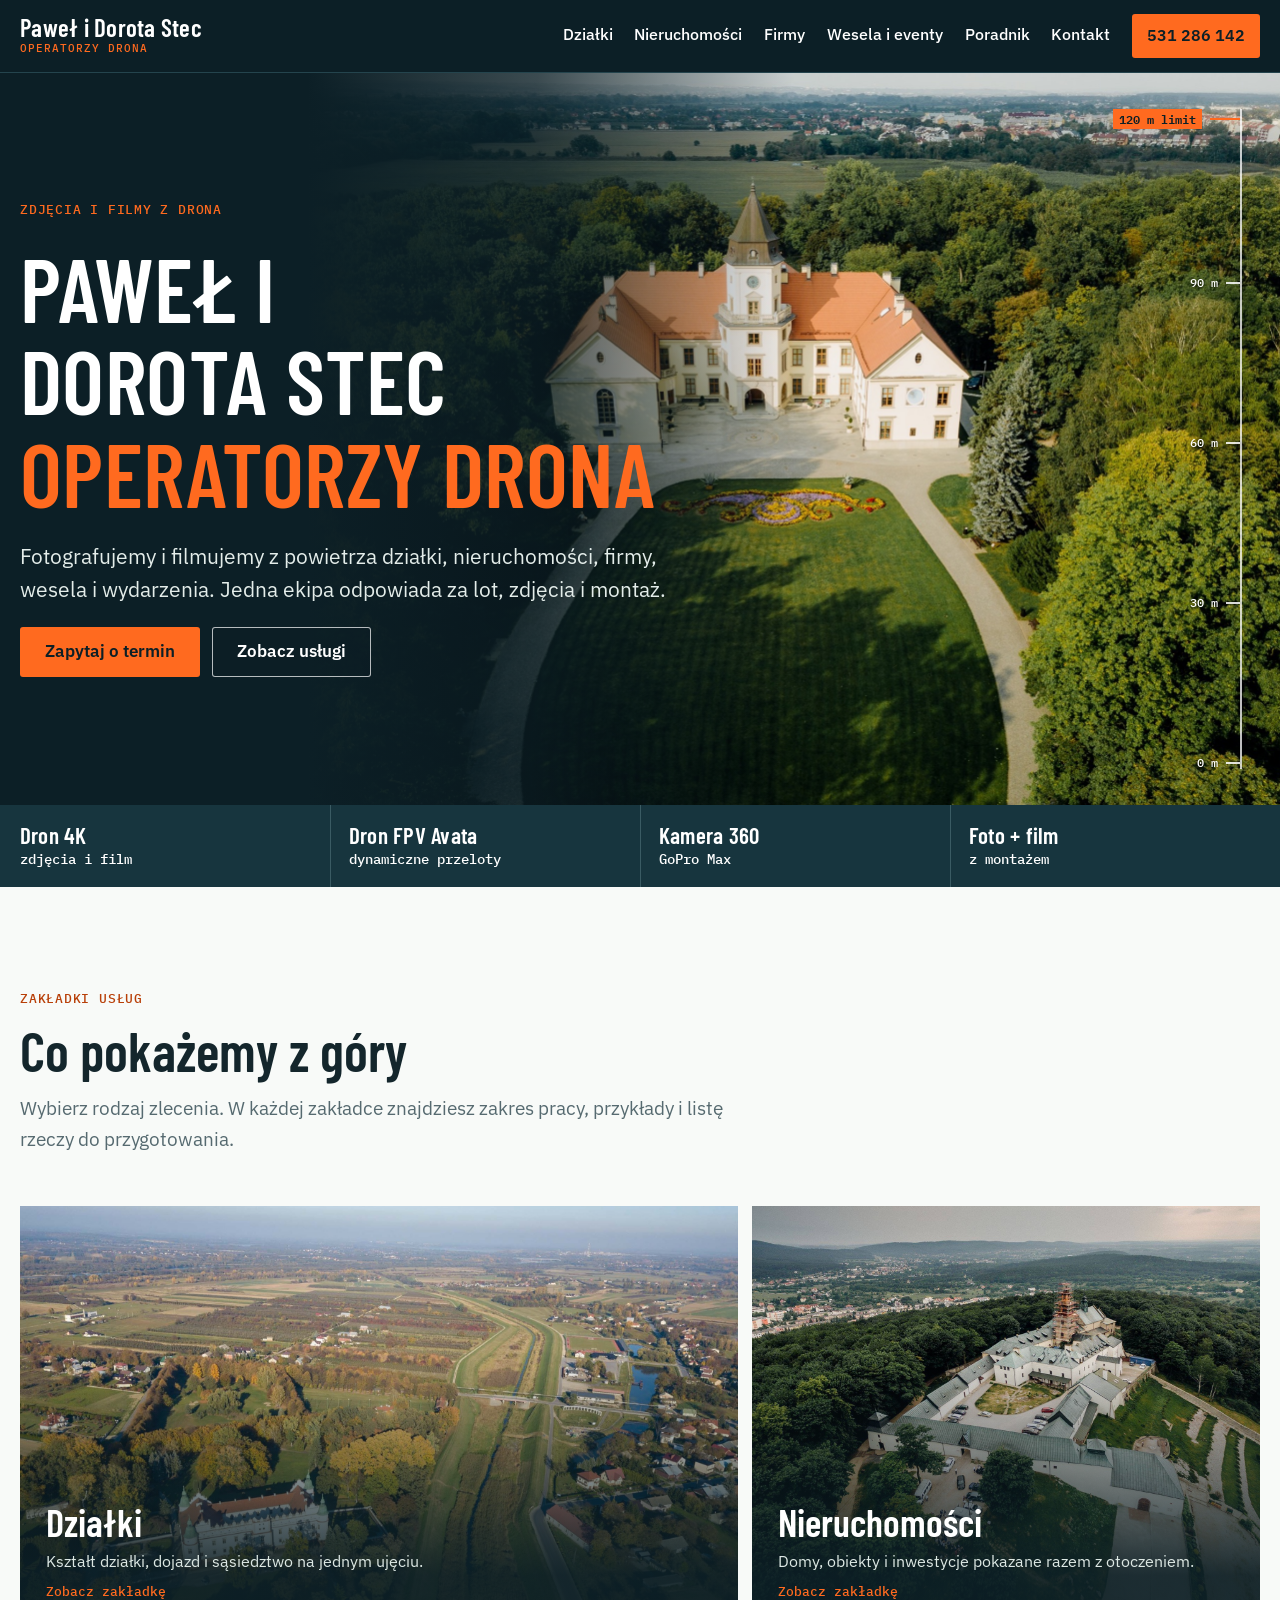
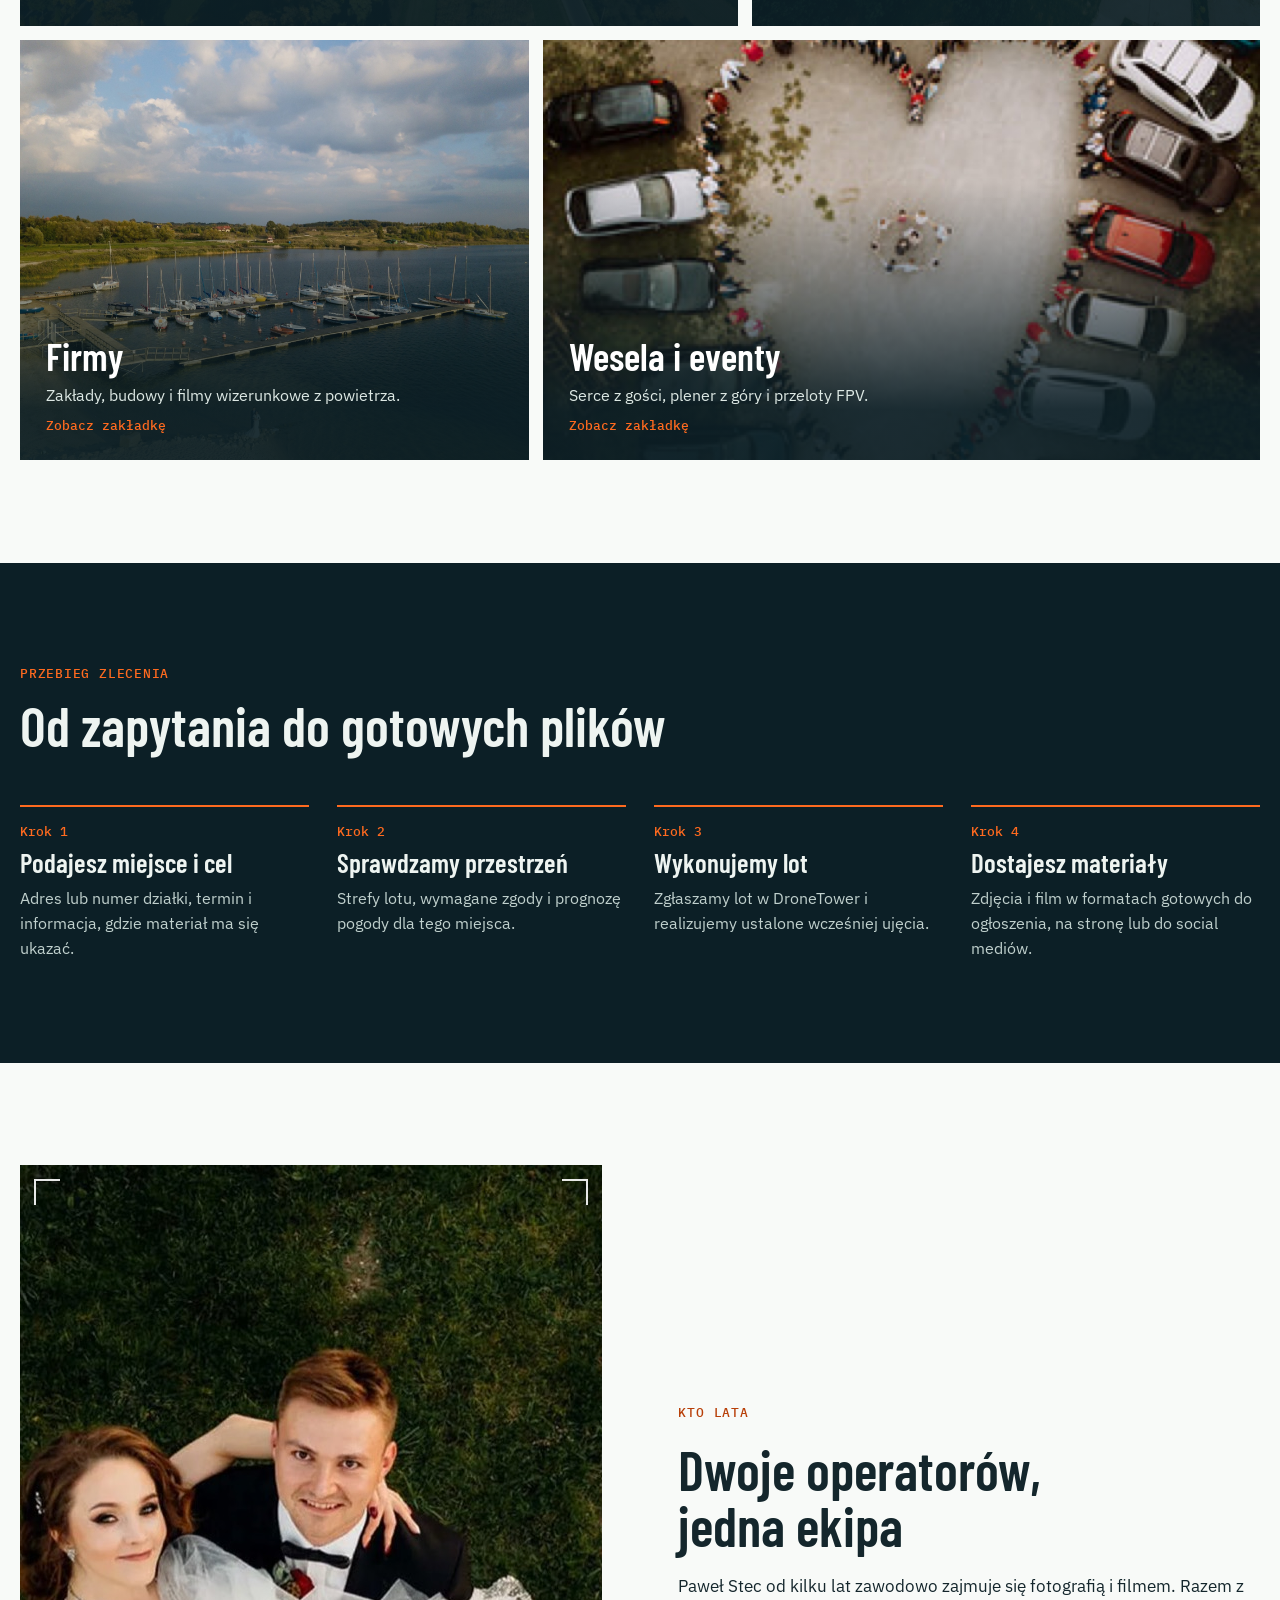
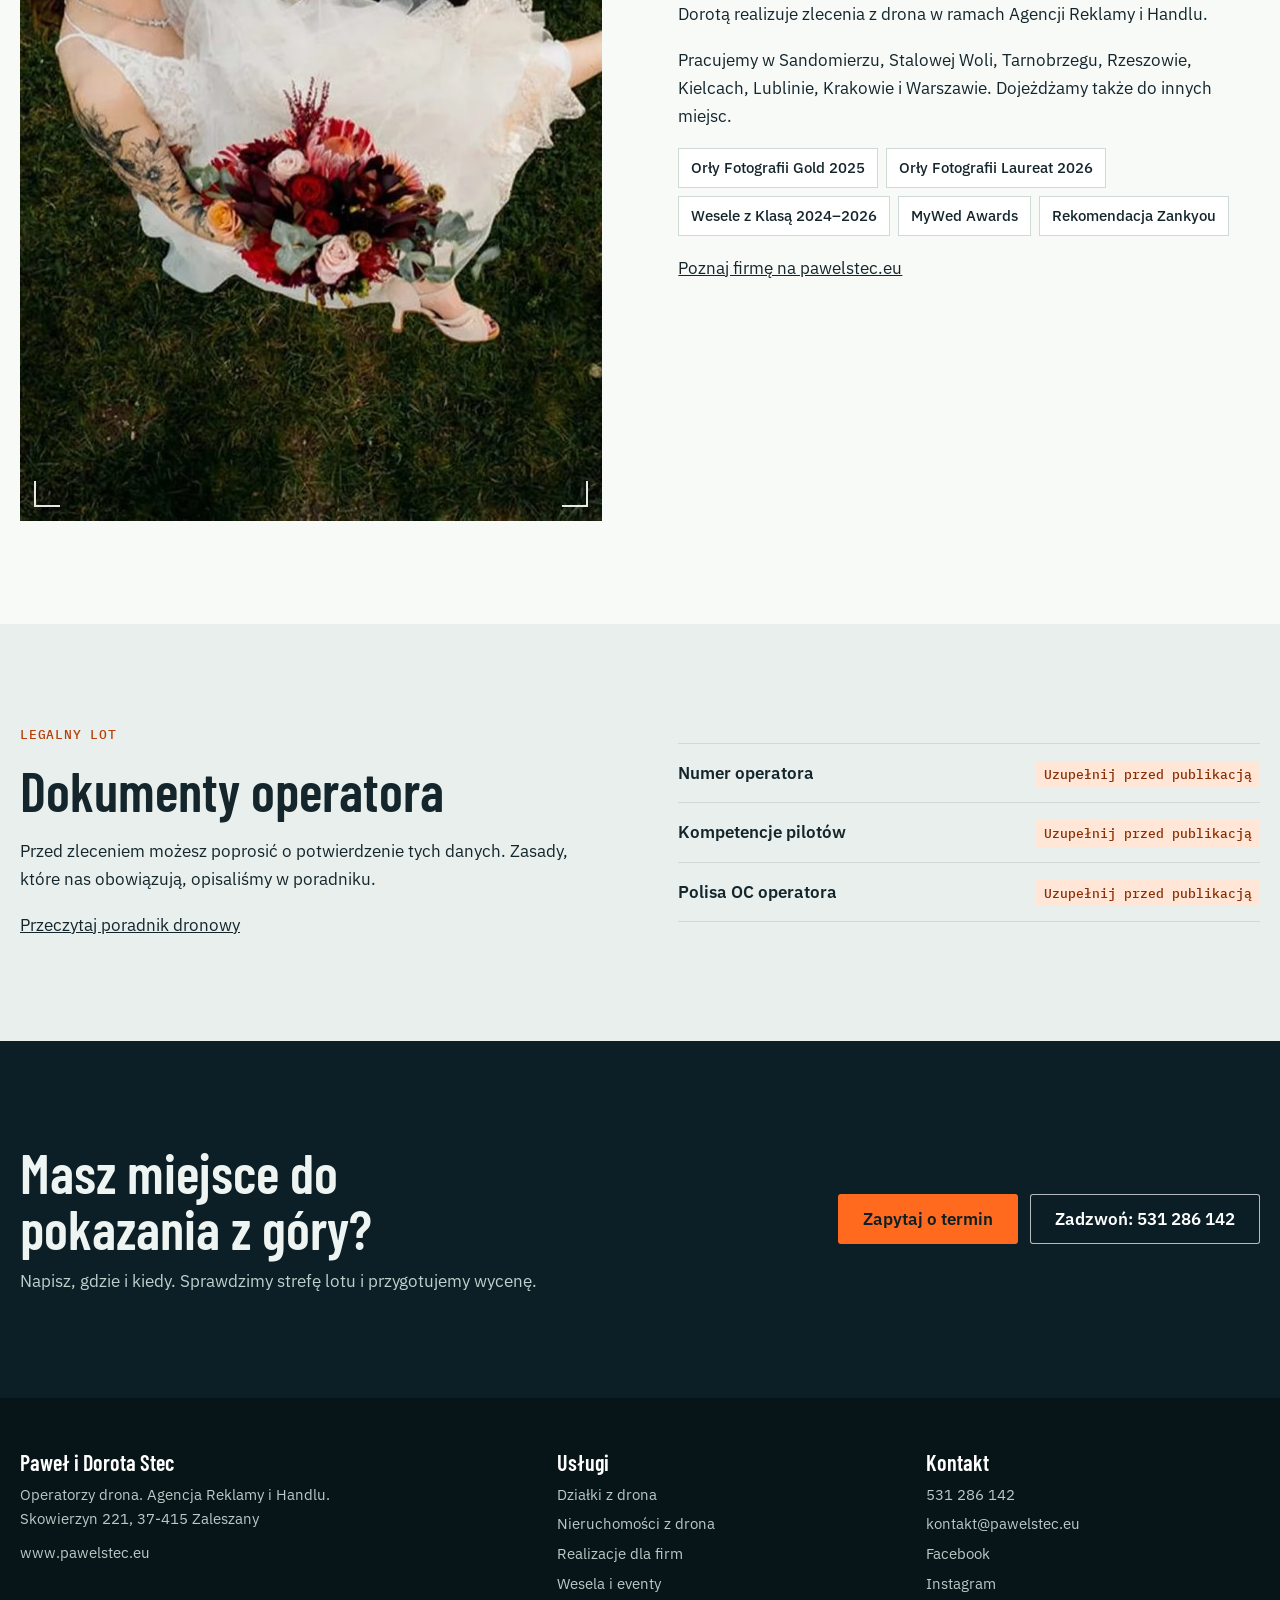
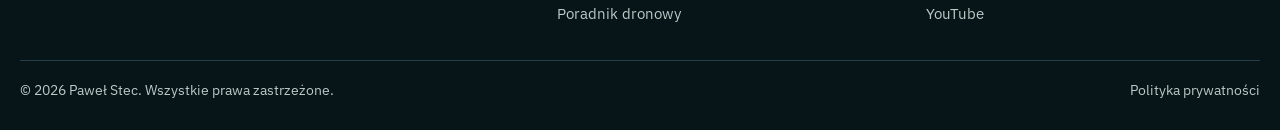
<file: index.html>
<!DOCTYPE html>
<html lang="pl">
<head>
<meta charset="utf-8">
<meta name="viewport" content="width=device-width, initial-scale=1">
<title>Operatorzy drona Paweł i Dorota Stec</title>
<meta name="description" content="Zdjęcia i filmy z drona: działki, nieruchomości, firmy, wesela i eventy. Paweł i Dorota Stec, operatorzy drona. Zaleszany, Podkarpacie.">
<meta property="og:title" content="Operatorzy drona Paweł i Dorota Stec">
<meta property="og:description" content="Zdjęcia i filmy z drona: działki, nieruchomości, firmy, wesela i eventy. Paweł i Dorota Stec, operatorzy drona. Zaleszany, Podkarpacie.">
<meta property="og:type" content="website">
<meta property="og:locale" content="pl_PL">
<meta property="og:image" content="zdjecia/realizacje/obiekt-palac.jpg">
<meta name="robots" content="noindex, nofollow">
<meta name="theme-color" content="#0c1f26">
<link rel="icon" href="data:image/svg+xml,%3Csvg xmlns='http://www.w3.org/2000/svg' viewBox='0 0 32 32'%3E%3Crect width='32' height='32' fill='%230c1f26'/%3E%3Cpath d='M5 11V5h6M21 5h6v6M27 21v6h-6M11 27H5v-6' fill='none' stroke='%23ff6a1f' stroke-width='3'/%3E%3Ccircle cx='16' cy='16' r='3.5' fill='%23fff'/%3E%3C/svg%3E">
<link rel="preconnect" href="https://fonts.googleapis.com">
<link rel="preconnect" href="https://fonts.gstatic.com" crossorigin>
<link href="https://fonts.googleapis.com/css2?family=Barlow+Condensed:wght@500;600&family=IBM+Plex+Mono:wght@400;500&family=IBM+Plex+Sans:wght@400;500;600&display=swap" rel="stylesheet">
<link rel="stylesheet" href="styl.css">
<script type="application/ld+json">{"@context": "https://schema.org", "@type": "ProfessionalService", "name": "Paweł i Dorota Stec, operatorzy drona", "description": "Zdjęcia i filmy z drona: działki, nieruchomości, firmy, wesela i eventy.", "telephone": "+48531286142", "email": "kontakt@pawelstec.eu", "address": {"@type": "PostalAddress", "streetAddress": "Skowierzyn 221", "postalCode": "37-415", "addressLocality": "Zaleszany", "addressCountry": "PL"}, "areaServed": ["Sandomierz", "Stalowa Wola", "Tarnobrzeg", "Rzeszów", "Kielce", "Lublin", "Kraków", "Warszawa"], "sameAs": ["https://www.pawelstec.eu", "https://www.facebook.com/wwwpawelsteceu/", "https://www.instagram.com/pawelstecphoto/", "https://www.youtube.com/@pawestec2837"]}</script>
</head>
<body>
<header class="naglowek">
  <div class="wrap naglowek-w">
    <a class="marka" href="index.html"><b>Paweł i Dorota Stec</b><span>Operatorzy drona</span></a>
    <button class="menu-przycisk" id="menu-przycisk" type="button" aria-expanded="false" aria-controls="nawigacja">Menu</button>
    <nav class="nawigacja" id="nawigacja" aria-label="Główna nawigacja"><a href="dzialki.html">Działki</a><a href="nieruchomosci.html">Nieruchomości</a><a href="firmy.html">Firmy</a><a href="wesela-eventy.html">Wesela i eventy</a><a href="poradnik.html">Poradnik</a><a href="kontakt.html">Kontakt</a><a class="nav-tel" href="tel:+48531286142">531 286 142</a></nav>
  </div>
</header>
<main>
<section class="hero"><img class="hero-foto" src="zdjecia/realizacje/obiekt-palac.jpg" alt="Pałac otoczony parkiem, zdjęcie z drona" width="2200" height="1466" fetchpriority="high">
<div class="wrap hero-tresc"><p class="etykieta">Zdjęcia i filmy z drona</p><h1>Paweł i Dorota Stec <span>operatorzy drona</span></h1><p class="lead">Fotografujemy i filmujemy z powietrza działki, nieruchomości, firmy, wesela i wydarzenia. Jedna ekipa odpowiada za lot, zdjęcia i montaż.</p><div class="przyciski"><a class="btn btn-glowny" href="kontakt.html">Zapytaj o termin</a><a class="btn btn-jasny" href="#uslugi">Zobacz usługi</a></div></div>
<ul class="wysokosc" aria-hidden="true"><li class="limit"><span>120 m limit</span></li><li>90 m</li><li>60 m</li><li>30 m</li><li>0 m</li></ul></section>
<section class="pasek" aria-label="Sprzęt i zakres"><div class="wrap"><ul><li><b>Dron 4K</b>zdjęcia i film</li><li><b>Dron FPV Avata</b>dynamiczne przeloty</li><li><b>Kamera 360</b>GoPro Max</li><li><b>Foto + film</b>z montażem</li></ul></div></section>
<section class="sekcja" id="uslugi"><div class="wrap"><div class="sekcja-glowa"><p class="etykieta">Zakładki usług</p><h2>Co pokażemy z góry</h2><p>Wybierz rodzaj zlecenia. W każdej zakładce znajdziesz zakres pracy, przykłady i listę rzeczy do przygotowania.</p></div><div class="uslugi"><a class="usluga" href="dzialki.html"><img src="zdjecia/realizacje/teren-krajobraz.jpg" alt="Rozległy teren z polami i zabudową z lotu ptaka" width="2000" height="1499" loading="lazy"><div class="usluga-t"><h3>Działki</h3><p>Kształt działki, dojazd i sąsiedztwo na jednym ujęciu.</p><span>Zobacz zakładkę</span></div></a><a class="usluga" href="nieruchomosci.html"><img src="zdjecia/realizacje/obiekt-kompleks.jpg" alt="Duży obiekt wśród zieleni z lotu ptaka" width="2000" height="1334" loading="lazy"><div class="usluga-t"><h3>Nieruchomości</h3><p>Domy, obiekty i inwestycje pokazane razem z otoczeniem.</p><span>Zobacz zakładkę</span></div></a><a class="usluga" href="firmy.html"><img src="zdjecia/realizacje/marina.jpg" alt="Przystań nad jeziorem z lotu ptaka" width="2000" height="1498" loading="lazy"><div class="usluga-t"><h3>Firmy</h3><p>Zakłady, budowy i filmy wizerunkowe z powietrza.</p><span>Zobacz zakładkę</span></div></a><a class="usluga" href="wesela-eventy.html"><img src="zdjecia/realizacje/wesele-serce.jpg" alt="Goście weselni tworzą serce między samochodami, widok z drona" width="1800" height="1416" loading="lazy"><div class="usluga-t"><h3>Wesela i eventy</h3><p>Serce z gości, plener z góry i przeloty FPV.</p><span>Zobacz zakładkę</span></div></a></div></div></section>
<section class="sekcja ciemna"><div class="wrap"><div class="sekcja-glowa"><p class="etykieta">Przebieg zlecenia</p><h2>Od zapytania do gotowych plików</h2></div><ol class="kroki"><li><h3>Podajesz miejsce i cel</h3><p>Adres lub numer działki, termin i informacja, gdzie materiał ma się ukazać.</p></li><li><h3>Sprawdzamy przestrzeń</h3><p>Strefy lotu, wymagane zgody i prognozę pogody dla tego miejsca.</p></li><li><h3>Wykonujemy lot</h3><p>Zgłaszamy lot w DroneTower i realizujemy ustalone wcześniej ujęcia.</p></li><li><h3>Dostajesz materiały</h3><p>Zdjęcia i film w formatach gotowych do ogłoszenia, na stronę lub do social mediów.</p></li></ol></div></section>
<section class="sekcja"><div class="wrap dwie"><div class="kadr"><img src="zdjecia/realizacje/wesele-para.jpg" alt="Para młoda na trawie, ujęcie z drona" width="1600" height="956" loading="lazy"></div><div class="dwie-tekst"><p class="etykieta">Kto lata</p><h2>Dwoje operatorów, jedna ekipa</h2><p>Paweł Stec od kilku lat zawodowo zajmuje się fotografią i filmem. Razem z Dorotą realizuje zlecenia z drona w ramach Agencji Reklamy i Handlu.</p><p>Pracujemy w Sandomierzu, Stalowej Woli, Tarnobrzegu, Rzeszowie, Kielcach, Lublinie, Krakowie i Warszawie. Dojeżdżamy także do innych miejsc.</p><ul class="wyroznienia" aria-label="Wyróżnienia za fotografię i film ślubny"><li>Orły Fotografii Gold 2025</li><li>Orły Fotografii Laureat 2026</li><li>Wesele z Klasą 2024–2026</li><li>MyWed Awards</li><li>Rekomendacja Zankyou</li></ul><p><a href="https://www.pawelstec.eu" rel="noopener">Poznaj firmę na pawelstec.eu</a></p></div></div></section>
<section class="sekcja mglista"><div class="wrap dwie"><div class="dwie-tekst"><p class="etykieta">Legalny lot</p><h2>Dokumenty operatora</h2><p>Przed zleceniem możesz poprosić o potwierdzenie tych danych. Zasady, które nas obowiązują, opisaliśmy w poradniku.</p><p><a href="poradnik.html">Przeczytaj poradnik dronowy</a></p></div><dl class="dokumenty"><div><dt>Numer operatora</dt><dd><span class="uzupelnij">Uzupełnij przed publikacją</span></dd></div><div><dt>Kompetencje pilotów</dt><dd><span class="uzupelnij">Uzupełnij przed publikacją</span></dd></div><div><dt>Polisa OC operatora</dt><dd><span class="uzupelnij">Uzupełnij przed publikacją</span></dd></div></dl></div></section>
<section class="sekcja ciemna"><div class="wrap cta-w"><div><h2>Masz miejsce do pokazania z góry?</h2><p>Napisz, gdzie i kiedy. Sprawdzimy strefę lotu i przygotujemy wycenę.</p></div><div class="przyciski"><a class="btn btn-glowny" href="kontakt.html">Zapytaj o termin</a><a class="btn btn-jasny" href="tel:+48531286142">Zadzwoń: 531 286 142</a></div></div></section>
</main>
<footer class="stopka">
  <div class="wrap">
    <div class="stopka-g">
      <div>
        <h3>Paweł i Dorota Stec</h3>
        <p>Operatorzy drona. Agencja Reklamy i Handlu.<br>Skowierzyn 221, 37-415 Zaleszany</p>
        <p style="margin-top:9px"><a href="https://www.pawelstec.eu" rel="noopener">www.pawelstec.eu</a></p>
      </div>
      <div>
        <h3>Usługi</h3>
        <ul><li><a href="dzialki.html">Działki z drona</a></li><li><a href="nieruchomosci.html">Nieruchomości z drona</a></li><li><a href="firmy.html">Realizacje dla firm</a></li><li><a href="wesela-eventy.html">Wesela i eventy</a></li><li><a href="poradnik.html">Poradnik dronowy</a></li></ul>
      </div>
      <div>
        <h3>Kontakt</h3>
        <ul><li><a href="tel:+48531286142">531 286 142</a></li><li><a href="mailto:kontakt@pawelstec.eu">kontakt@pawelstec.eu</a></li><li><a href="https://www.facebook.com/wwwpawelsteceu/" rel="noopener">Facebook</a></li><li><a href="https://www.instagram.com/pawelstecphoto/" rel="noopener">Instagram</a></li><li><a href="https://www.youtube.com/@pawestec2837" rel="noopener">YouTube</a></li></ul>
      </div>
    </div>
    <div class="stopka-d"><span>© 2026 Paweł Stec. Wszystkie prawa zastrzeżone.</span><a href="https://www.pawelstec.eu/polityka-prywatnosci/" rel="noopener">Polityka prywatności</a></div>
  </div>
</footer>
<dialog class="podglad" id="podglad" aria-label="Powiększone zdjęcie"><figure><button class="podglad-zamknij" type="button">Zamknij</button><img src="[data-uri]" alt=""><figcaption></figcaption></figure></dialog>
<script src="strona.js"></script>
</body>
</html>
</file>
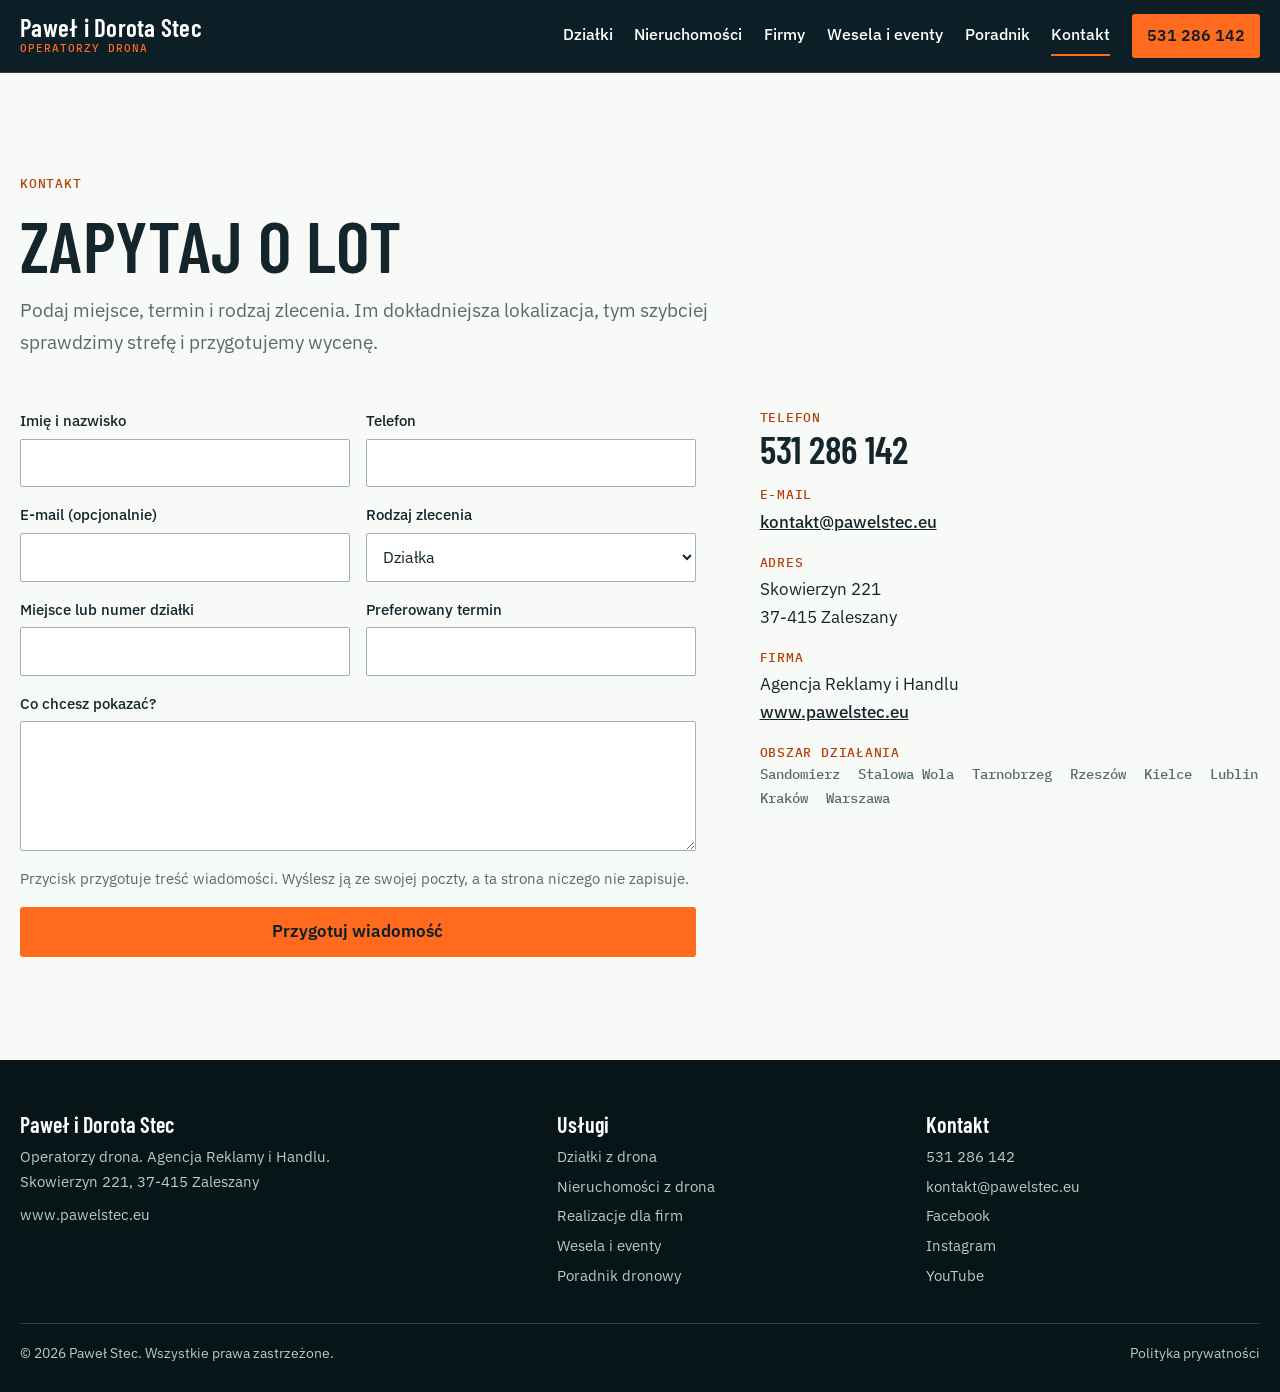
<file: kontakt.html>
<!DOCTYPE html>
<html lang="pl">
<head>
<meta charset="utf-8">
<meta name="viewport" content="width=device-width, initial-scale=1">
<title>Kontakt: zlecenie lotu dronem</title>
<meta name="description" content="Zapytaj o zdjęcia i film z drona. Paweł i Dorota Stec, tel. 531 286 142, kontakt@pawelstec.eu.">
<meta property="og:title" content="Kontakt: zlecenie lotu dronem">
<meta property="og:description" content="Zapytaj o zdjęcia i film z drona. Paweł i Dorota Stec, tel. 531 286 142, kontakt@pawelstec.eu.">
<meta property="og:type" content="website">
<meta property="og:locale" content="pl_PL">
<meta property="og:image" content="zdjecia/realizacje/obiekt-palac.jpg">
<meta name="robots" content="noindex, nofollow">
<meta name="theme-color" content="#0c1f26">
<link rel="icon" href="data:image/svg+xml,%3Csvg xmlns='http://www.w3.org/2000/svg' viewBox='0 0 32 32'%3E%3Crect width='32' height='32' fill='%230c1f26'/%3E%3Cpath d='M5 11V5h6M21 5h6v6M27 21v6h-6M11 27H5v-6' fill='none' stroke='%23ff6a1f' stroke-width='3'/%3E%3Ccircle cx='16' cy='16' r='3.5' fill='%23fff'/%3E%3C/svg%3E">
<link rel="preconnect" href="https://fonts.googleapis.com">
<link rel="preconnect" href="https://fonts.gstatic.com" crossorigin>
<link href="https://fonts.googleapis.com/css2?family=Barlow+Condensed:wght@500;600&family=IBM+Plex+Mono:wght@400;500&family=IBM+Plex+Sans:wght@400;500;600&display=swap" rel="stylesheet">
<link rel="stylesheet" href="styl.css">

</head>
<body>
<header class="naglowek">
  <div class="wrap naglowek-w">
    <a class="marka" href="index.html"><b>Paweł i Dorota Stec</b><span>Operatorzy drona</span></a>
    <button class="menu-przycisk" id="menu-przycisk" type="button" aria-expanded="false" aria-controls="nawigacja">Menu</button>
    <nav class="nawigacja" id="nawigacja" aria-label="Główna nawigacja"><a href="dzialki.html">Działki</a><a href="nieruchomosci.html">Nieruchomości</a><a href="firmy.html">Firmy</a><a href="wesela-eventy.html">Wesela i eventy</a><a href="poradnik.html">Poradnik</a><a href="kontakt.html" aria-current="page">Kontakt</a><a class="nav-tel" href="tel:+48531286142">531 286 142</a></nav>
  </div>
</header>
<main>
<section class="sekcja"><div class="wrap"><div class="sekcja-glowa"><p class="etykieta">Kontakt</p><h1 style="font-size:clamp(42px,5.6vw,76px)">Zapytaj o lot</h1><p>Podaj miejsce, termin i rodzaj zlecenia. Im dokładniejsza lokalizacja, tym szybciej sprawdzimy strefę i przygotujemy wycenę.</p></div>
<div class="kontakt"><form id="formularz"><div class="pole"><label for="imie">Imię i nazwisko</label><input id="imie" name="imie" autocomplete="name" required></div><div class="pole"><label for="telefon">Telefon</label><input id="telefon" name="telefon" type="tel" autocomplete="tel" required></div><div class="pole"><label for="email">E-mail (opcjonalnie)</label><input id="email" name="email" type="email" autocomplete="email"></div><div class="pole"><label for="usluga">Rodzaj zlecenia</label><select id="usluga" name="usluga"><option>Działka</option><option>Nieruchomość</option><option>Realizacja dla firmy</option><option>Wesele</option><option>Event lub uroczystość</option><option>Inne</option></select></div><div class="pole"><label for="miejsce">Miejsce lub numer działki</label><input id="miejsce" name="miejsce" required></div><div class="pole"><label for="termin">Preferowany termin</label><input id="termin" name="termin"></div><div class="pole cale"><label for="opis">Co chcesz pokazać?</label><textarea id="opis" name="opis"></textarea></div><p class="notka">Przycisk przygotuje treść wiadomości. Wyślesz ją ze swojej poczty, a ta strona niczego nie zapisuje.</p><button class="btn btn-glowny" type="submit">Przygotuj wiadomość</button><div class="gotowa" id="gotowa" hidden><p id="gotowa-tytul" tabindex="-1"><b>Wiadomość gotowa, ale jeszcze niewysłana.</b> Otwórz ją w poczcie albo skopiuj i wyślij na kontakt@pawelstec.eu.</p><label for="gotowa-tresc">Treść wiadomości</label><textarea id="gotowa-tresc" readonly></textarea><div class="przyciski"><a class="btn btn-glowny" id="gotowa-poczta" href="mailto:kontakt@pawelstec.eu">Otwórz w poczcie</a><button class="btn btn-obrys" id="gotowa-kopiuj" type="button">Kopiuj wiadomość</button></div><p class="notka" id="gotowa-status" role="status"></p></div></form>
<aside class="dane"><div><span class="etykieta">Telefon</span><a class="duzy" href="tel:+48531286142">531 286 142</a></div><div><span class="etykieta">E-mail</span><a href="mailto:kontakt@pawelstec.eu">kontakt@pawelstec.eu</a></div><div><span class="etykieta">Adres</span><span>Skowierzyn 221<br>37-415 Zaleszany</span></div><div><span class="etykieta">Firma</span><span>Agencja Reklamy i Handlu<br><a href="https://www.pawelstec.eu" rel="noopener">www.pawelstec.eu</a></span></div><div><span class="etykieta">Obszar działania</span><p class="miasta"><span>Sandomierz</span><span>Stalowa Wola</span><span>Tarnobrzeg</span><span>Rzeszów</span><span>Kielce</span><span>Lublin</span><span>Kraków</span><span>Warszawa</span></p></div></aside></div></div></section>
</main>
<footer class="stopka">
  <div class="wrap">
    <div class="stopka-g">
      <div>
        <h3>Paweł i Dorota Stec</h3>
        <p>Operatorzy drona. Agencja Reklamy i Handlu.<br>Skowierzyn 221, 37-415 Zaleszany</p>
        <p style="margin-top:9px"><a href="https://www.pawelstec.eu" rel="noopener">www.pawelstec.eu</a></p>
      </div>
      <div>
        <h3>Usługi</h3>
        <ul><li><a href="dzialki.html">Działki z drona</a></li><li><a href="nieruchomosci.html">Nieruchomości z drona</a></li><li><a href="firmy.html">Realizacje dla firm</a></li><li><a href="wesela-eventy.html">Wesela i eventy</a></li><li><a href="poradnik.html">Poradnik dronowy</a></li></ul>
      </div>
      <div>
        <h3>Kontakt</h3>
        <ul><li><a href="tel:+48531286142">531 286 142</a></li><li><a href="mailto:kontakt@pawelstec.eu">kontakt@pawelstec.eu</a></li><li><a href="https://www.facebook.com/wwwpawelsteceu/" rel="noopener">Facebook</a></li><li><a href="https://www.instagram.com/pawelstecphoto/" rel="noopener">Instagram</a></li><li><a href="https://www.youtube.com/@pawestec2837" rel="noopener">YouTube</a></li></ul>
      </div>
    </div>
    <div class="stopka-d"><span>© 2026 Paweł Stec. Wszystkie prawa zastrzeżone.</span><a href="https://www.pawelstec.eu/polityka-prywatnosci/" rel="noopener">Polityka prywatności</a></div>
  </div>
</footer>
<dialog class="podglad" id="podglad" aria-label="Powiększone zdjęcie"><figure><button class="podglad-zamknij" type="button">Zamknij</button><img src="[data-uri]" alt=""><figcaption></figcaption></figure></dialog>
<script src="strona.js"></script>
</body>
</html>
</file>
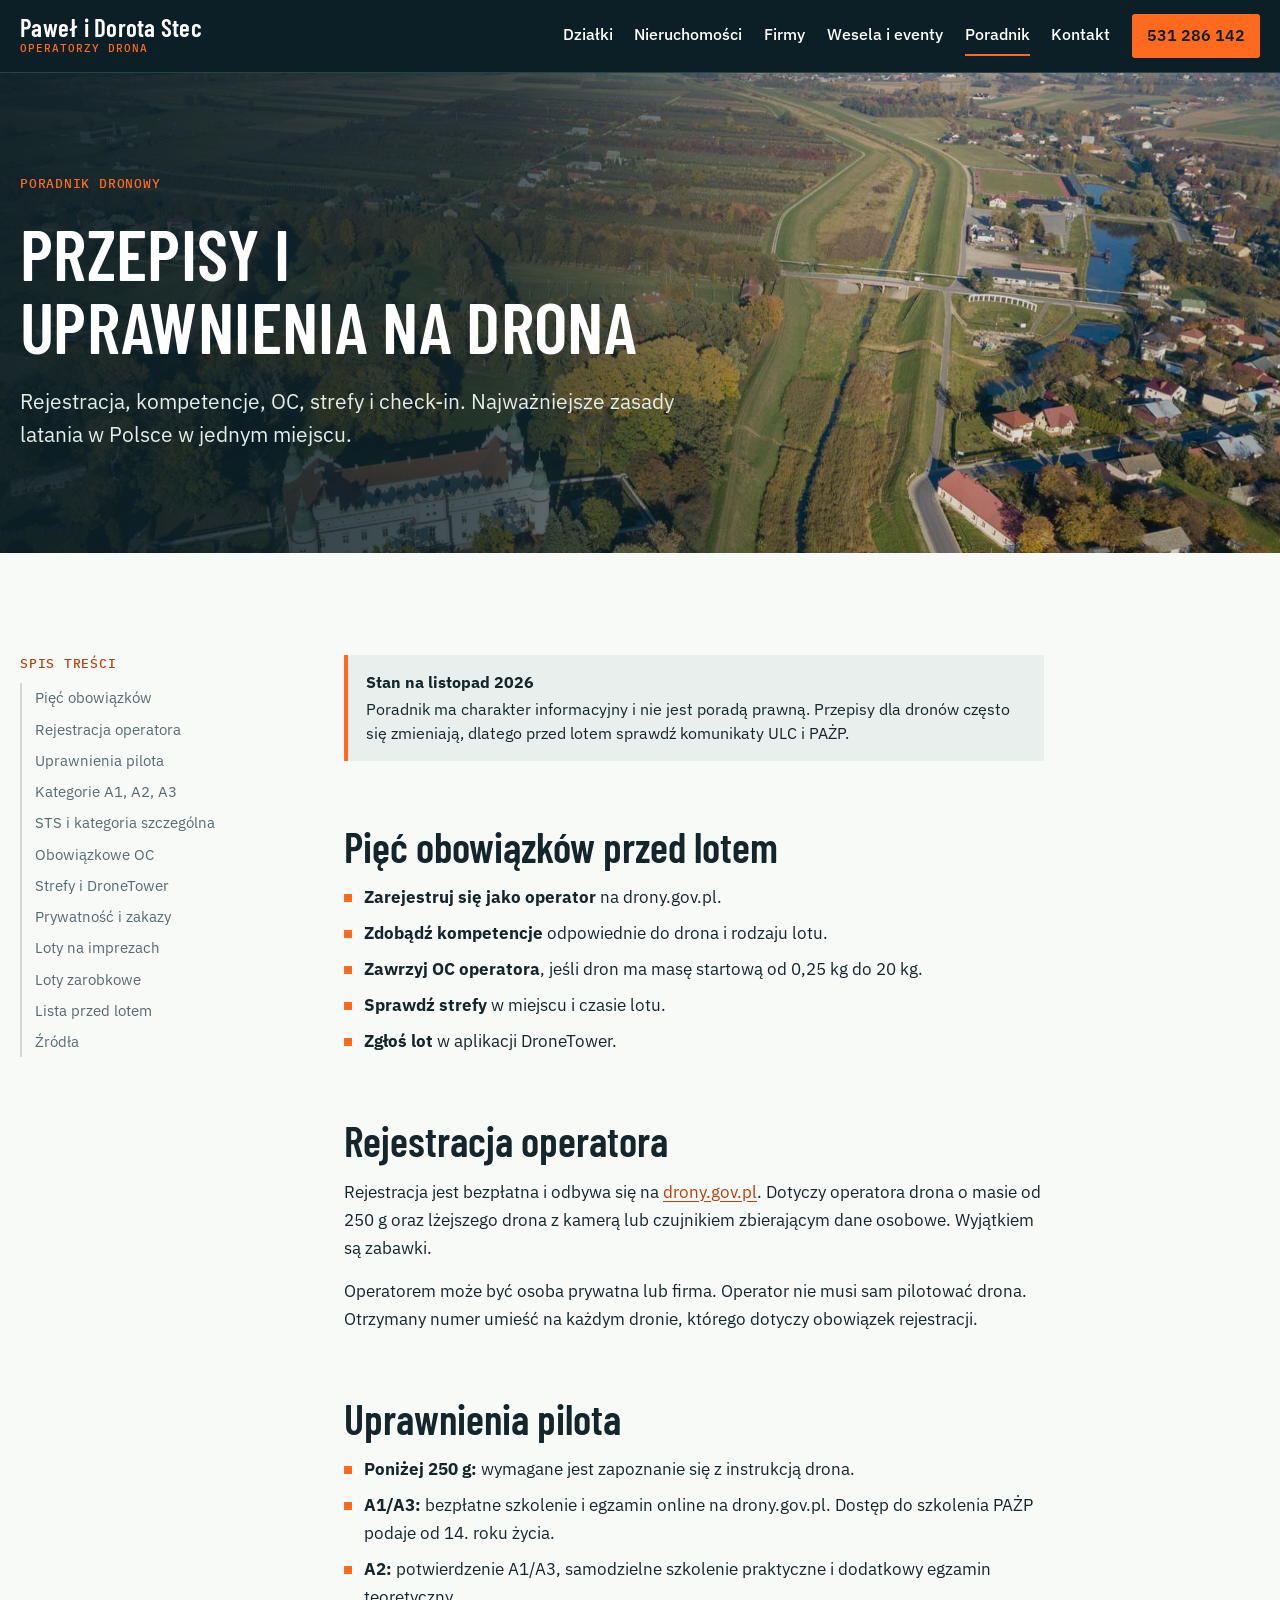
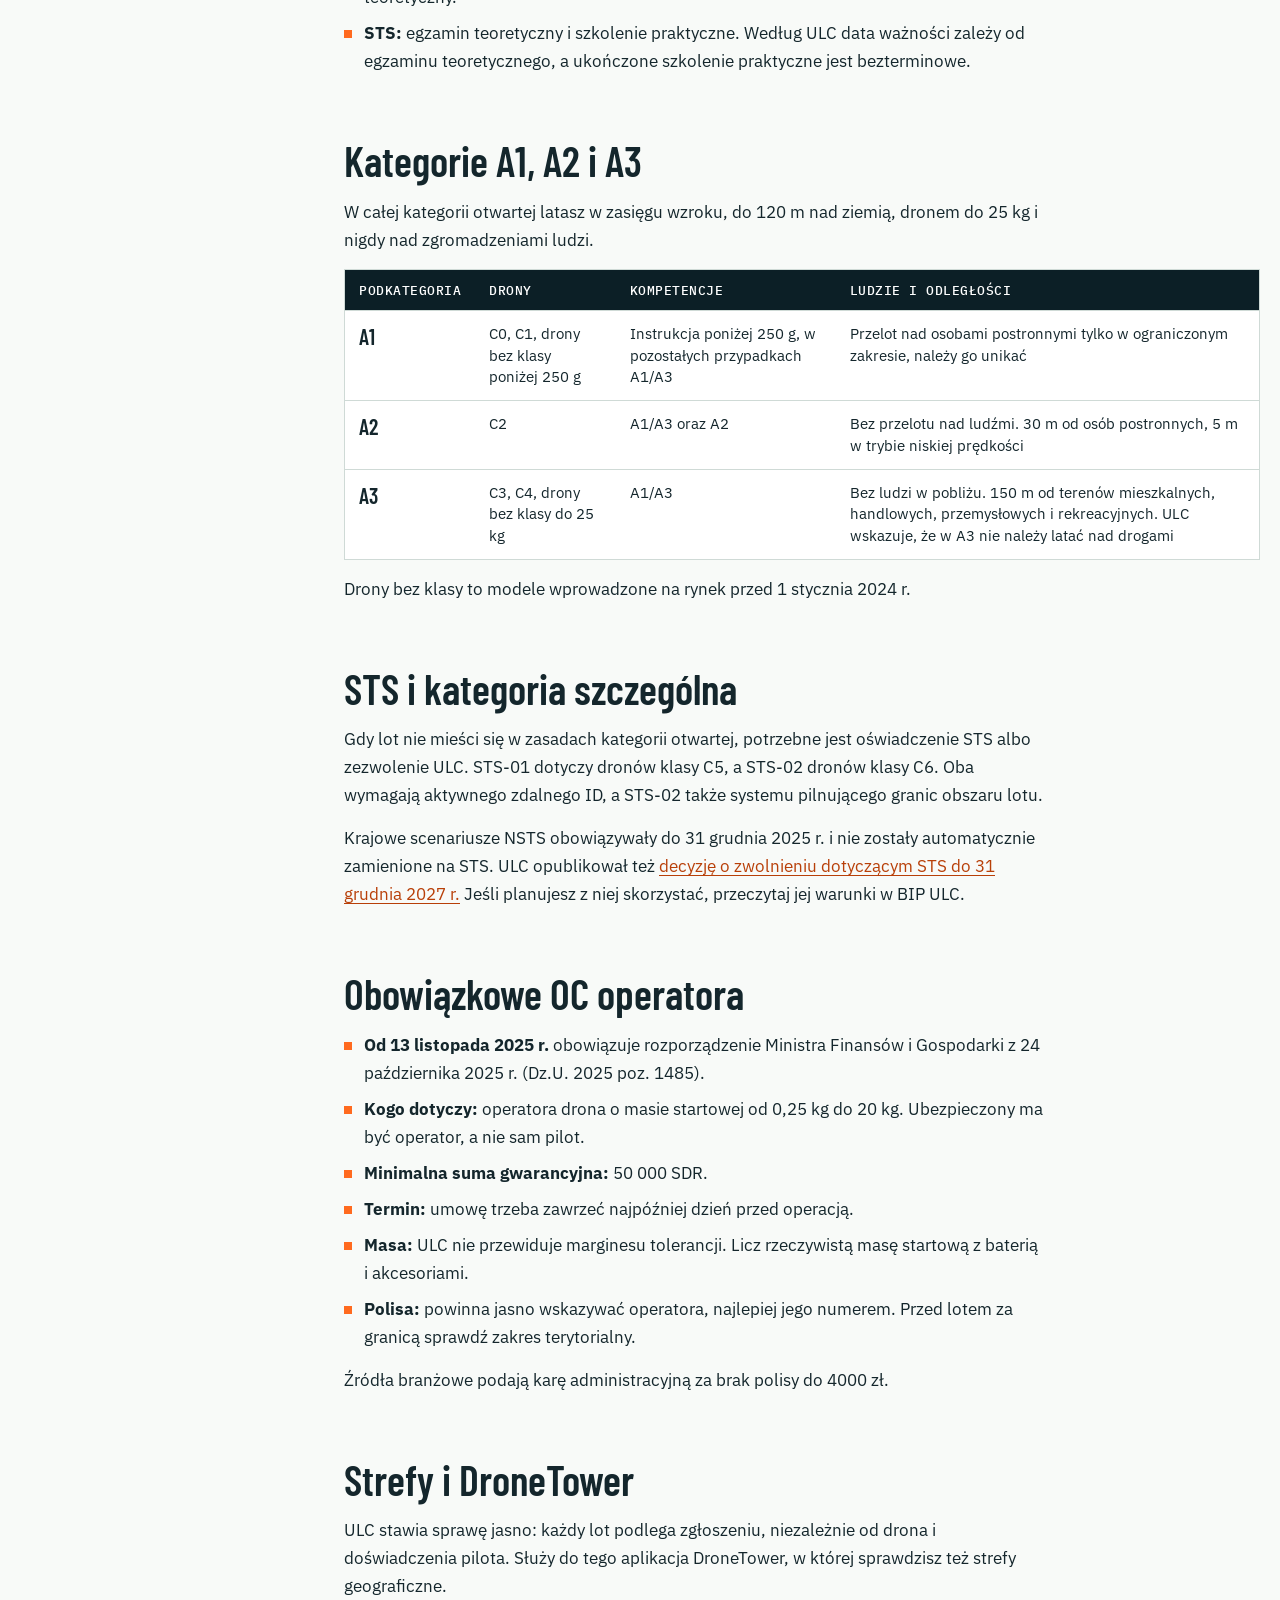
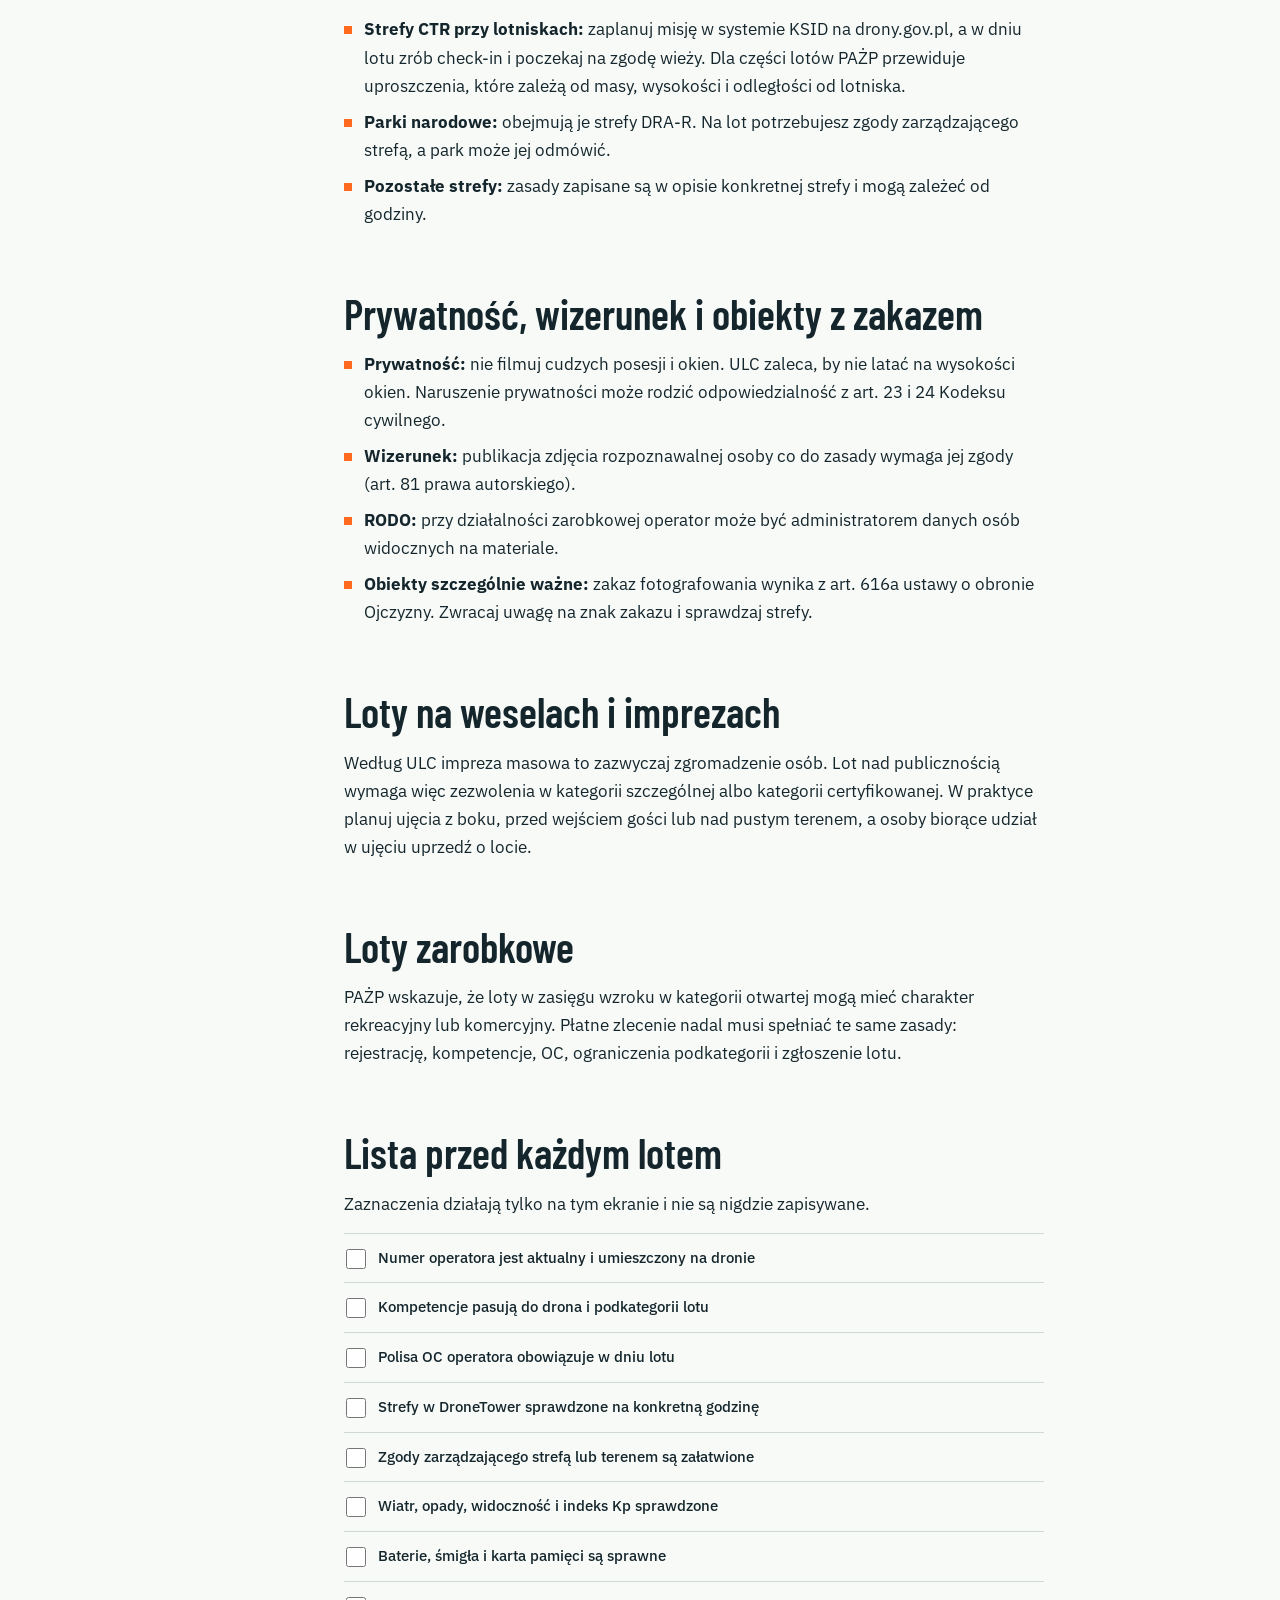
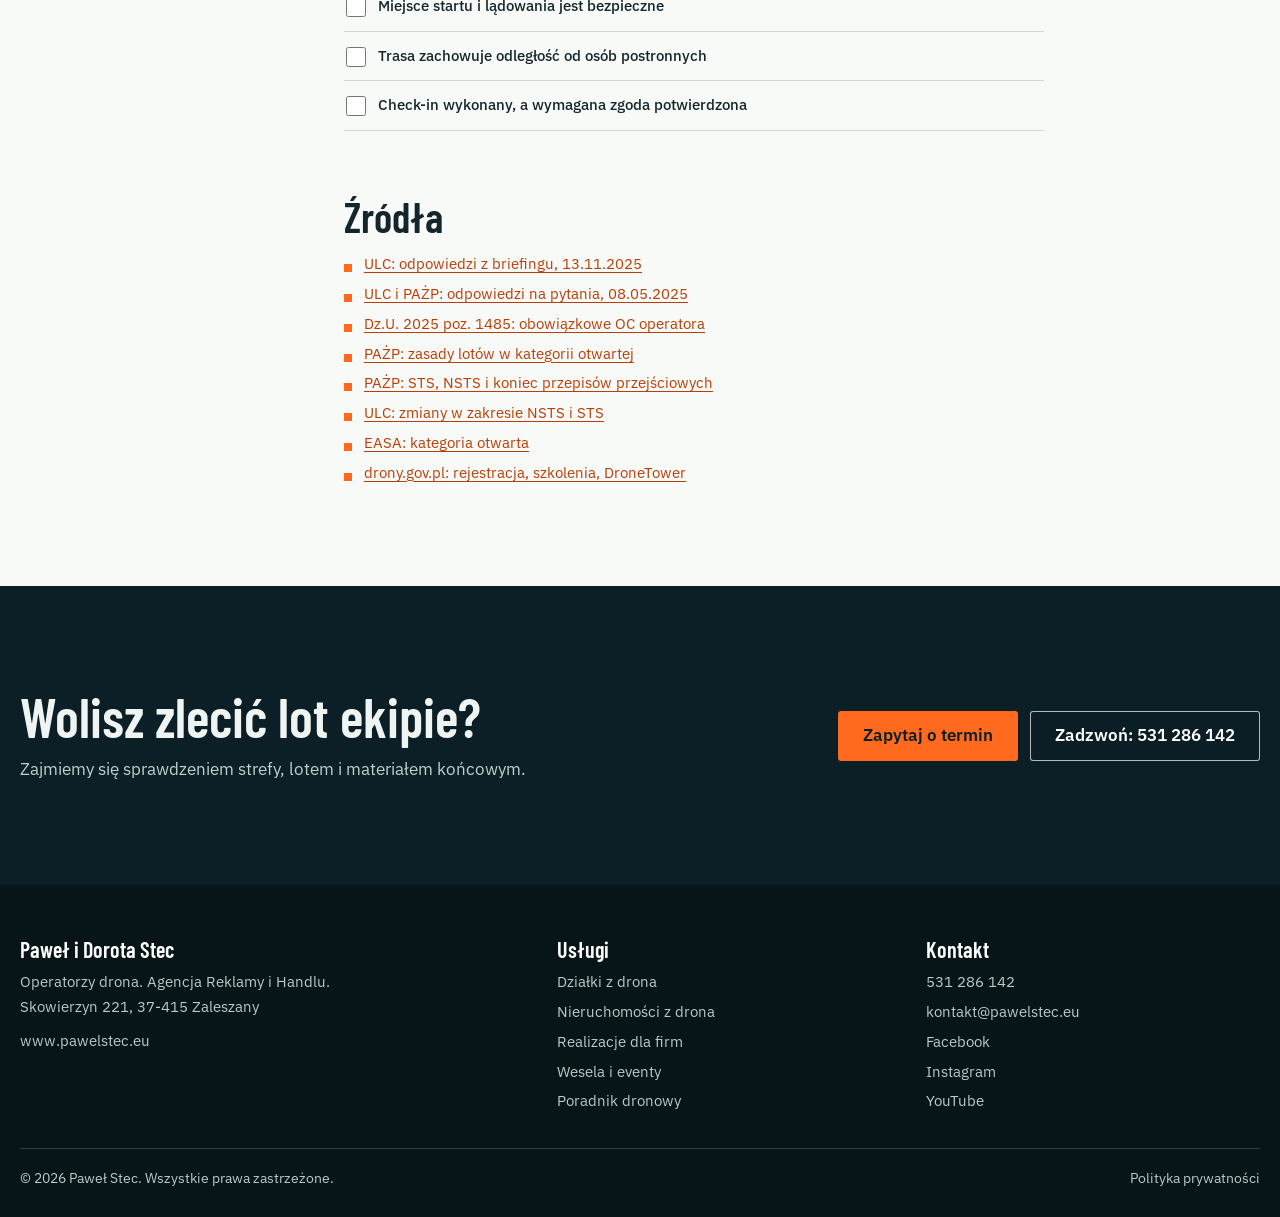
<file: poradnik.html>
<!DOCTYPE html>
<html lang="pl">
<head>
<meta charset="utf-8">
<meta name="viewport" content="width=device-width, initial-scale=1">
<title>Poradnik dronowy: przepisy i uprawnienia</title>
<meta name="description" content="Przepisy dla dronów w Polsce: rejestracja operatora, A1/A3, A2, STS, obowiązkowe OC, strefy, DroneTower i lista przed lotem.">
<meta property="og:title" content="Poradnik dronowy: przepisy i uprawnienia">
<meta property="og:description" content="Przepisy dla dronów w Polsce: rejestracja operatora, A1/A3, A2, STS, obowiązkowe OC, strefy, DroneTower i lista przed lotem.">
<meta property="og:type" content="website">
<meta property="og:locale" content="pl_PL">
<meta property="og:image" content="zdjecia/realizacje/obiekt-palac.jpg">
<meta name="robots" content="noindex, nofollow">
<meta name="theme-color" content="#0c1f26">
<link rel="icon" href="data:image/svg+xml,%3Csvg xmlns='http://www.w3.org/2000/svg' viewBox='0 0 32 32'%3E%3Crect width='32' height='32' fill='%230c1f26'/%3E%3Cpath d='M5 11V5h6M21 5h6v6M27 21v6h-6M11 27H5v-6' fill='none' stroke='%23ff6a1f' stroke-width='3'/%3E%3Ccircle cx='16' cy='16' r='3.5' fill='%23fff'/%3E%3C/svg%3E">
<link rel="preconnect" href="https://fonts.googleapis.com">
<link rel="preconnect" href="https://fonts.gstatic.com" crossorigin>
<link href="https://fonts.googleapis.com/css2?family=Barlow+Condensed:wght@500;600&family=IBM+Plex+Mono:wght@400;500&family=IBM+Plex+Sans:wght@400;500;600&display=swap" rel="stylesheet">
<link rel="stylesheet" href="styl.css">

</head>
<body>
<header class="naglowek">
  <div class="wrap naglowek-w">
    <a class="marka" href="index.html"><b>Paweł i Dorota Stec</b><span>Operatorzy drona</span></a>
    <button class="menu-przycisk" id="menu-przycisk" type="button" aria-expanded="false" aria-controls="nawigacja">Menu</button>
    <nav class="nawigacja" id="nawigacja" aria-label="Główna nawigacja"><a href="dzialki.html">Działki</a><a href="nieruchomosci.html">Nieruchomości</a><a href="firmy.html">Firmy</a><a href="wesela-eventy.html">Wesela i eventy</a><a href="poradnik.html" aria-current="page">Poradnik</a><a href="kontakt.html">Kontakt</a><a class="nav-tel" href="tel:+48531286142">531 286 142</a></nav>
  </div>
</header>
<main>
<section class="hero-pod"><img class="hero-foto" src="zdjecia/realizacje/teren-krajobraz.jpg" alt="Krajobraz z lotu ptaka" width="2000" height="1499" fetchpriority="high"><div class="wrap hero-tresc"><p class="etykieta">Poradnik dronowy</p><h1>Przepisy i uprawnienia na drona</h1><p class="lead">Rejestracja, kompetencje, OC, strefy i check-in. Najważniejsze zasady latania w Polsce w jednym miejscu.</p></div></section>
<section class="sekcja"><div class="wrap poradnik"><nav class="spis" aria-label="Spis treści poradnika"><p class="etykieta">Spis treści</p><ol><li><a href="#start">Pięć obowiązków</a></li><li><a href="#rejestracja">Rejestracja operatora</a></li><li><a href="#kompetencje">Uprawnienia pilota</a></li><li><a href="#kategorie">Kategorie A1, A2, A3</a></li><li><a href="#szczegolna">STS i kategoria szczególna</a></li><li><a href="#oc">Obowiązkowe OC</a></li><li><a href="#strefy">Strefy i DroneTower</a></li><li><a href="#prywatnosc">Prywatność i zakazy</a></li><li><a href="#eventy">Loty na imprezach</a></li><li><a href="#zlecenia">Loty zarobkowe</a></li><li><a href="#lista">Lista przed lotem</a></li><li><a href="#zrodla">Źródła</a></li></ol></nav><article class="artykul">
<div class="stan"><b>Stan na listopad 2026</b><span>Poradnik ma charakter informacyjny i nie jest poradą prawną. Przepisy dla dronów często się zmieniają, dlatego przed lotem sprawdź komunikaty ULC i PAŻP.</span></div>
<section id="start"><h2>Pięć obowiązków przed lotem</h2><ul><li><b>Zarejestruj się jako operator</b> na drony.gov.pl.</li><li><b>Zdobądź kompetencje</b> odpowiednie do drona i rodzaju lotu.</li><li><b>Zawrzyj OC operatora</b>, jeśli dron ma masę startową od 0,25 kg do 20 kg.</li><li><b>Sprawdź strefy</b> w miejscu i czasie lotu.</li><li><b>Zgłoś lot</b> w aplikacji DroneTower.</li></ul></section>
<section id="rejestracja"><h2>Rejestracja operatora</h2><p>Rejestracja jest bezpłatna i odbywa się na <a href="https://drony.gov.pl/" rel="noopener">drony.gov.pl</a>. Dotyczy operatora drona o masie od 250 g oraz lżejszego drona z kamerą lub czujnikiem zbierającym dane osobowe. Wyjątkiem są zabawki.</p><p>Operatorem może być osoba prywatna lub firma. Operator nie musi sam pilotować drona. Otrzymany numer umieść na każdym dronie, którego dotyczy obowiązek rejestracji.</p></section>
<section id="kompetencje"><h2>Uprawnienia pilota</h2><ul><li><b>Poniżej 250 g:</b> wymagane jest zapoznanie się z instrukcją drona.</li><li><b>A1/A3:</b> bezpłatne szkolenie i egzamin online na drony.gov.pl. Dostęp do szkolenia PAŻP podaje od 14. roku życia.</li><li><b>A2:</b> potwierdzenie A1/A3, samodzielne szkolenie praktyczne i dodatkowy egzamin teoretyczny.</li><li><b>STS:</b> egzamin teoretyczny i szkolenie praktyczne. Według ULC data ważności zależy od egzaminu teoretycznego, a ukończone szkolenie praktyczne jest bezterminowe.</li></ul></section>
<section id="kategorie"><h2>Kategorie A1, A2 i A3</h2><p>W całej kategorii otwartej latasz w zasięgu wzroku, do 120 m nad ziemią, dronem do 25 kg i nigdy nad zgromadzeniami ludzi.</p><div class="tabela" tabindex="0" role="region" aria-label="Porównanie podkategorii A1, A2 i A3"><table><thead><tr><th scope="col">Podkategoria</th><th scope="col">Drony</th><th scope="col">Kompetencje</th><th scope="col">Ludzie i odległości</th></tr></thead><tbody><tr><th scope="row">A1</th><td>C0, C1, drony bez klasy poniżej 250 g</td><td>Instrukcja poniżej 250 g, w pozostałych przypadkach A1/A3</td><td>Przelot nad osobami postronnymi tylko w ograniczonym zakresie, należy go unikać</td></tr><tr><th scope="row">A2</th><td>C2</td><td>A1/A3 oraz A2</td><td>Bez przelotu nad ludźmi. 30 m od osób postronnych, 5 m w trybie niskiej prędkości</td></tr><tr><th scope="row">A3</th><td>C3, C4, drony bez klasy do 25 kg</td><td>A1/A3</td><td>Bez ludzi w pobliżu. 150 m od terenów mieszkalnych, handlowych, przemysłowych i rekreacyjnych. ULC wskazuje, że w A3 nie należy latać nad drogami</td></tr></tbody></table></div><p>Drony bez klasy to modele wprowadzone na rynek przed 1 stycznia 2024 r.</p></section>
<section id="szczegolna"><h2>STS i kategoria szczególna</h2><p>Gdy lot nie mieści się w zasadach kategorii otwartej, potrzebne jest oświadczenie STS albo zezwolenie ULC. STS-01 dotyczy dronów klasy C5, a STS-02 dronów klasy C6. Oba wymagają aktywnego zdalnego ID, a STS-02 także systemu pilnującego granic obszaru lotu.</p><p>Krajowe scenariusze NSTS obowiązywały do 31 grudnia 2025 r. i nie zostały automatycznie zamienione na STS. ULC opublikował też <a href="https://bip.ulc.gov.pl/komunikaty/drony/decyzja-zwolnienie-sts" rel="noopener">decyzję o zwolnieniu dotyczącym STS do 31 grudnia 2027 r.</a> Jeśli planujesz z niej skorzystać, przeczytaj jej warunki w BIP ULC.</p></section>
<section id="oc"><h2>Obowiązkowe OC operatora</h2><ul><li><b>Od 13 listopada 2025 r.</b> obowiązuje rozporządzenie Ministra Finansów i Gospodarki z 24 października 2025 r. (Dz.U. 2025 poz. 1485).</li><li><b>Kogo dotyczy:</b> operatora drona o masie startowej od 0,25 kg do 20 kg. Ubezpieczony ma być operator, a nie sam pilot.</li><li><b>Minimalna suma gwarancyjna:</b> 50 000 SDR.</li><li><b>Termin:</b> umowę trzeba zawrzeć najpóźniej dzień przed operacją.</li><li><b>Masa:</b> ULC nie przewiduje marginesu tolerancji. Licz rzeczywistą masę startową z baterią i akcesoriami.</li><li><b>Polisa:</b> powinna jasno wskazywać operatora, najlepiej jego numerem. Przed lotem za granicą sprawdź zakres terytorialny.</li></ul><p>Źródła branżowe podają karę administracyjną za brak polisy do 4000 zł.</p></section>
<section id="strefy"><h2>Strefy i DroneTower</h2><p>ULC stawia sprawę jasno: każdy lot podlega zgłoszeniu, niezależnie od drona i doświadczenia pilota. Służy do tego aplikacja DroneTower, w której sprawdzisz też strefy geograficzne.</p><ul><li><b>Strefy CTR przy lotniskach:</b> zaplanuj misję w systemie KSID na drony.gov.pl, a w dniu lotu zrób check-in i poczekaj na zgodę wieży. Dla części lotów PAŻP przewiduje uproszczenia, które zależą od masy, wysokości i odległości od lotniska.</li><li><b>Parki narodowe:</b> obejmują je strefy DRA-R. Na lot potrzebujesz zgody zarządzającego strefą, a park może jej odmówić.</li><li><b>Pozostałe strefy:</b> zasady zapisane są w opisie konkretnej strefy i mogą zależeć od godziny.</li></ul></section>
<section id="prywatnosc"><h2>Prywatność, wizerunek i obiekty z zakazem</h2><ul><li><b>Prywatność:</b> nie filmuj cudzych posesji i okien. ULC zaleca, by nie latać na wysokości okien. Naruszenie prywatności może rodzić odpowiedzialność z art. 23 i 24 Kodeksu cywilnego.</li><li><b>Wizerunek:</b> publikacja zdjęcia rozpoznawalnej osoby co do zasady wymaga jej zgody (art. 81 prawa autorskiego).</li><li><b>RODO:</b> przy działalności zarobkowej operator może być administratorem danych osób widocznych na materiale.</li><li><b>Obiekty szczególnie ważne:</b> zakaz fotografowania wynika z art. 616a ustawy o obronie Ojczyzny. Zwracaj uwagę na znak zakazu i sprawdzaj strefy.</li></ul></section>
<section id="eventy"><h2>Loty na weselach i imprezach</h2><p>Według ULC impreza masowa to zazwyczaj zgromadzenie osób. Lot nad publicznością wymaga więc zezwolenia w kategorii szczególnej albo kategorii certyfikowanej. W praktyce planuj ujęcia z boku, przed wejściem gości lub nad pustym terenem, a osoby biorące udział w ujęciu uprzedź o locie.</p></section>
<section id="zlecenia"><h2>Loty zarobkowe</h2><p>PAŻP wskazuje, że loty w zasięgu wzroku w kategorii otwartej mogą mieć charakter rekreacyjny lub komercyjny. Płatne zlecenie nadal musi spełniać te same zasady: rejestrację, kompetencje, OC, ograniczenia podkategorii i zgłoszenie lotu.</p></section>
<section id="lista"><h2>Lista przed każdym lotem</h2><p>Zaznaczenia działają tylko na tym ekranie i nie są nigdzie zapisywane.</p><div class="check"><label for="c0"><input type="checkbox" id="c0"><span>Numer operatora jest aktualny i umieszczony na dronie</span></label><label for="c1"><input type="checkbox" id="c1"><span>Kompetencje pasują do drona i podkategorii lotu</span></label><label for="c2"><input type="checkbox" id="c2"><span>Polisa OC operatora obowiązuje w dniu lotu</span></label><label for="c3"><input type="checkbox" id="c3"><span>Strefy w DroneTower sprawdzone na konkretną godzinę</span></label><label for="c4"><input type="checkbox" id="c4"><span>Zgody zarządzającego strefą lub terenem są załatwione</span></label><label for="c5"><input type="checkbox" id="c5"><span>Wiatr, opady, widoczność i indeks Kp sprawdzone</span></label><label for="c6"><input type="checkbox" id="c6"><span>Baterie, śmigła i karta pamięci są sprawne</span></label><label for="c7"><input type="checkbox" id="c7"><span>Miejsce startu i lądowania jest bezpieczne</span></label><label for="c8"><input type="checkbox" id="c8"><span>Trasa zachowuje odległość od osób postronnych</span></label><label for="c9"><input type="checkbox" id="c9"><span>Check-in wykonany, a wymagana zgoda potwierdzona</span></label></div></section>
<section id="zrodla"><h2>Źródła</h2><ul class="zrodla"><li><a href="https://ulc.gov.pl/_download/Drony/Pytania_Briefing_13.11.2025.pdf" rel="noopener">ULC: odpowiedzi z briefingu, 13.11.2025</a></li><li><a href="https://ulc.gov.pl/_download/Pytania_08.05.2025.pdf" rel="noopener">ULC i PAŻP: odpowiedzi na pytania, 08.05.2025</a></li><li><a href="https://isap.sejm.gov.pl/isap.nsf/download.xsp/WDU20250001485/O/D20251485.pdf" rel="noopener">Dz.U. 2025 poz. 1485: obowiązkowe OC operatora</a></li><li><a href="https://www.pansa.pl/zasady-wykonywania-lotow-bsp-w-kategorii-otwartej/" rel="noopener">PAŻP: zasady lotów w kategorii otwartej</a></li><li><a href="https://www.pansa.pl/zmiany-od-2024-roku-sts-nsts-koniec-przepisow-przejsciowych/" rel="noopener">PAŻP: STS, NSTS i koniec przepisów przejściowych</a></li><li><a href="https://ulc.gov.pl/aktualnosci/zmiany-dla-operatorow-sbsp-w-zakresie-nsts-i-sts" rel="noopener">ULC: zmiany w zakresie NSTS i STS</a></li><li><a href="https://www.easa.europa.eu/en/domains/drones-air-mobility/operating-drone/open-category-low-risk-civil-drones" rel="noopener">EASA: kategoria otwarta</a></li><li><a href="https://drony.gov.pl/" rel="noopener">drony.gov.pl: rejestracja, szkolenia, DroneTower</a></li></ul></section>
</article></div></section>
<section class="sekcja ciemna"><div class="wrap cta-w"><div><h2>Wolisz zlecić lot ekipie?</h2><p>Zajmiemy się sprawdzeniem strefy, lotem i materiałem końcowym.</p></div><div class="przyciski"><a class="btn btn-glowny" href="kontakt.html">Zapytaj o termin</a><a class="btn btn-jasny" href="tel:+48531286142">Zadzwoń: 531 286 142</a></div></div></section>
</main>
<footer class="stopka">
  <div class="wrap">
    <div class="stopka-g">
      <div>
        <h3>Paweł i Dorota Stec</h3>
        <p>Operatorzy drona. Agencja Reklamy i Handlu.<br>Skowierzyn 221, 37-415 Zaleszany</p>
        <p style="margin-top:9px"><a href="https://www.pawelstec.eu" rel="noopener">www.pawelstec.eu</a></p>
      </div>
      <div>
        <h3>Usługi</h3>
        <ul><li><a href="dzialki.html">Działki z drona</a></li><li><a href="nieruchomosci.html">Nieruchomości z drona</a></li><li><a href="firmy.html">Realizacje dla firm</a></li><li><a href="wesela-eventy.html">Wesela i eventy</a></li><li><a href="poradnik.html">Poradnik dronowy</a></li></ul>
      </div>
      <div>
        <h3>Kontakt</h3>
        <ul><li><a href="tel:+48531286142">531 286 142</a></li><li><a href="mailto:kontakt@pawelstec.eu">kontakt@pawelstec.eu</a></li><li><a href="https://www.facebook.com/wwwpawelsteceu/" rel="noopener">Facebook</a></li><li><a href="https://www.instagram.com/pawelstecphoto/" rel="noopener">Instagram</a></li><li><a href="https://www.youtube.com/@pawestec2837" rel="noopener">YouTube</a></li></ul>
      </div>
    </div>
    <div class="stopka-d"><span>© 2026 Paweł Stec. Wszystkie prawa zastrzeżone.</span><a href="https://www.pawelstec.eu/polityka-prywatnosci/" rel="noopener">Polityka prywatności</a></div>
  </div>
</footer>
<dialog class="podglad" id="podglad" aria-label="Powiększone zdjęcie"><figure><button class="podglad-zamknij" type="button">Zamknij</button><img src="[data-uri]" alt=""><figcaption></figcaption></figure></dialog>
<script src="strona.js"></script>
</body>
</html>
</file>
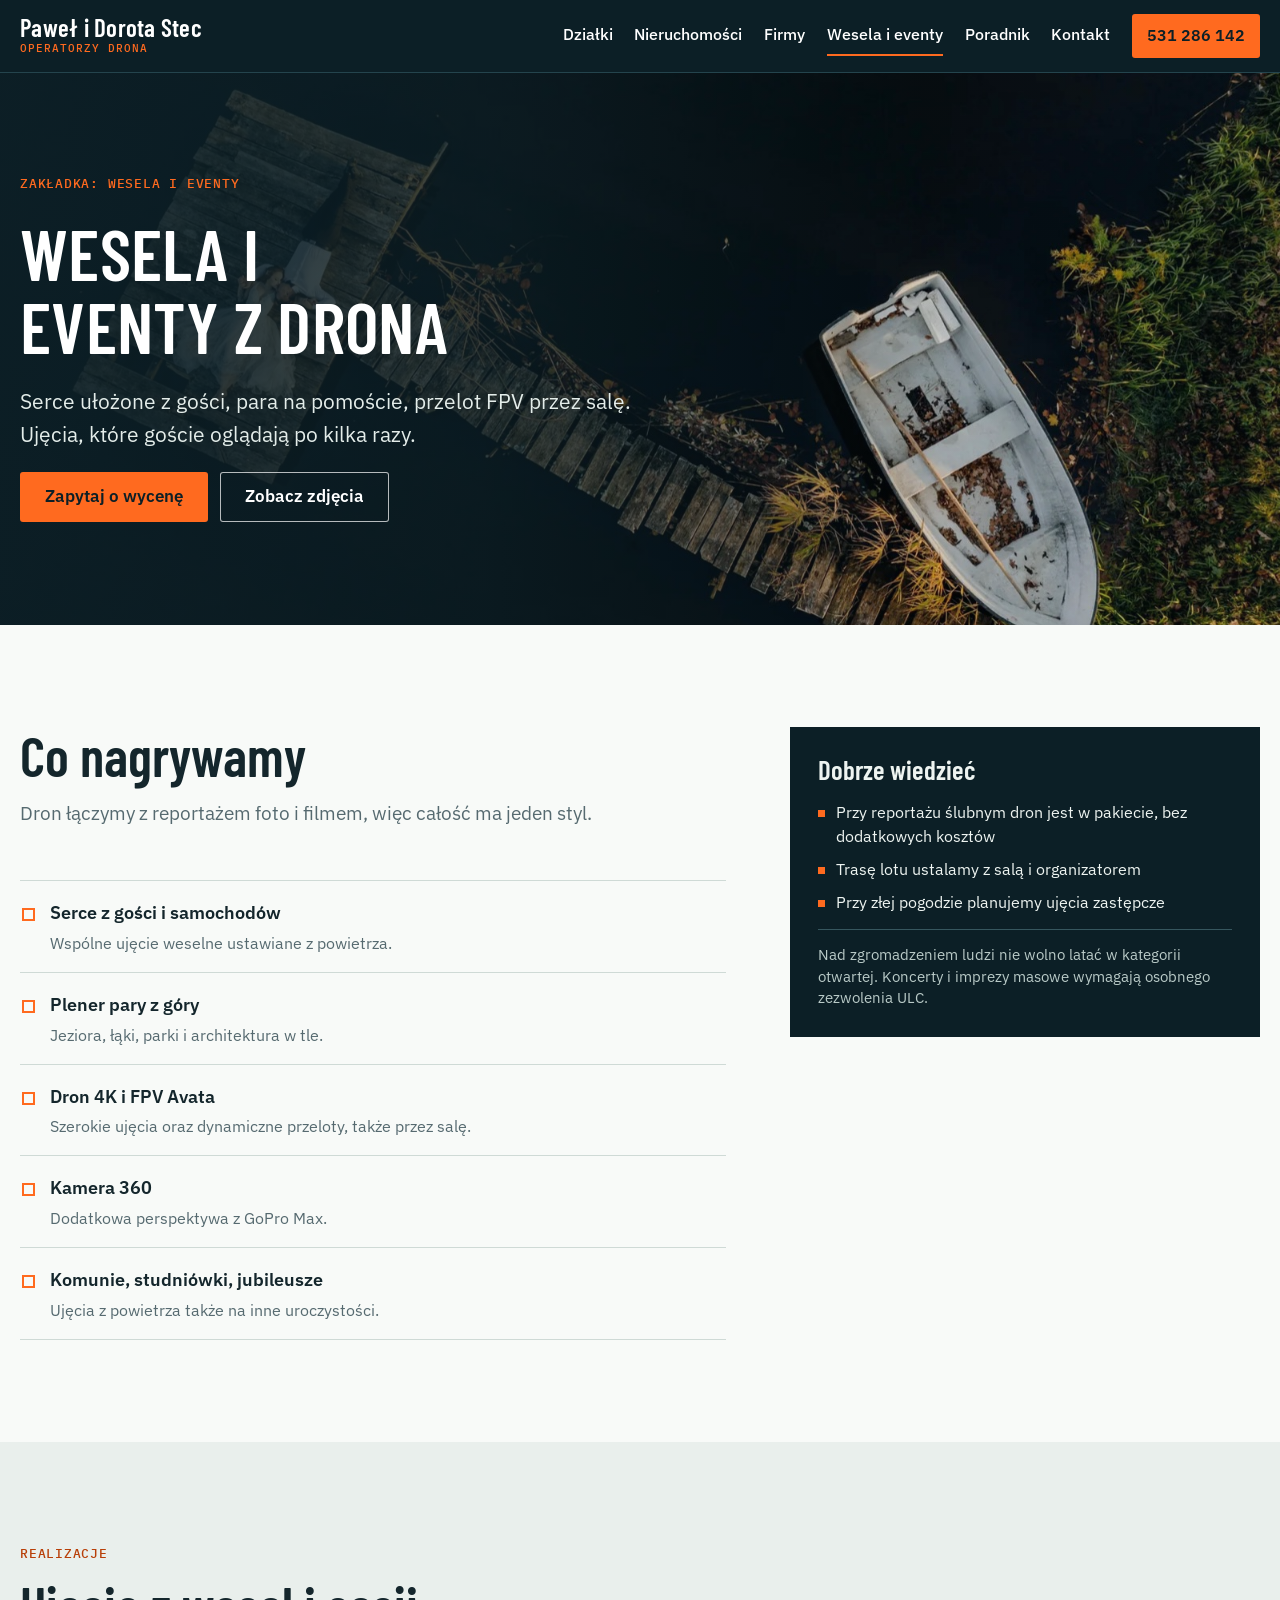
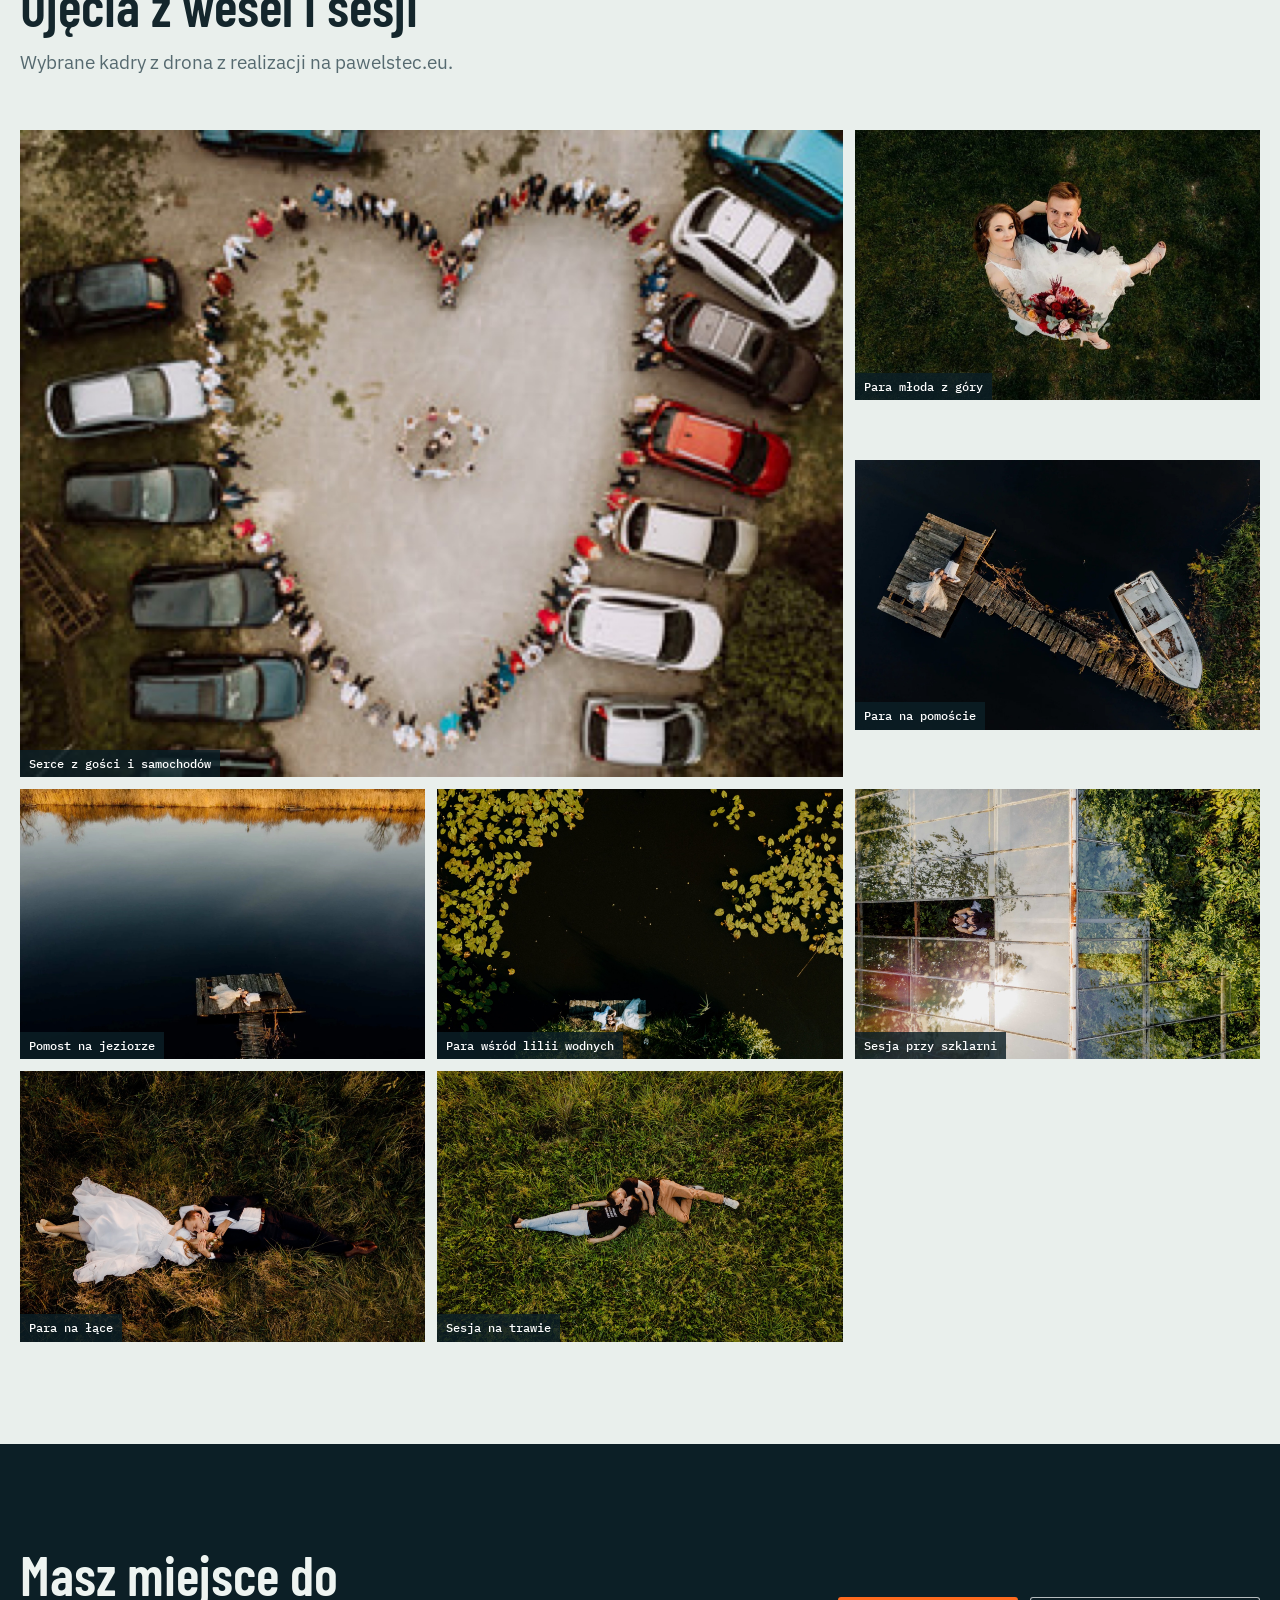
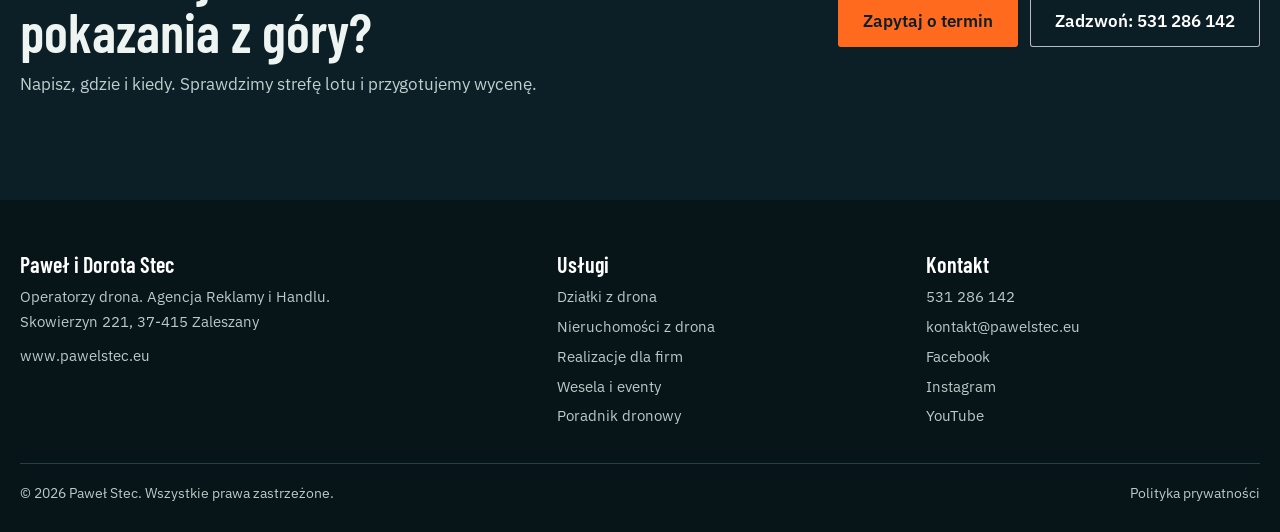
<file: wesela-eventy.html>
<!DOCTYPE html>
<html lang="pl">
<head>
<meta charset="utf-8">
<meta name="viewport" content="width=device-width, initial-scale=1">
<title>Dron na wesele i event | Paweł i Dorota Stec</title>
<meta name="description" content="Ujęcia z drona na wesela i wydarzenia: serce z gości, plener pary, film 4K, przeloty FPV Avata i kamera 360.">
<meta property="og:title" content="Dron na wesele i event | Paweł i Dorota Stec">
<meta property="og:description" content="Ujęcia z drona na wesela i wydarzenia: serce z gości, plener pary, film 4K, przeloty FPV Avata i kamera 360.">
<meta property="og:type" content="website">
<meta property="og:locale" content="pl_PL">
<meta property="og:image" content="zdjecia/realizacje/obiekt-palac.jpg">
<meta name="robots" content="noindex, nofollow">
<meta name="theme-color" content="#0c1f26">
<link rel="icon" href="data:image/svg+xml,%3Csvg xmlns='http://www.w3.org/2000/svg' viewBox='0 0 32 32'%3E%3Crect width='32' height='32' fill='%230c1f26'/%3E%3Cpath d='M5 11V5h6M21 5h6v6M27 21v6h-6M11 27H5v-6' fill='none' stroke='%23ff6a1f' stroke-width='3'/%3E%3Ccircle cx='16' cy='16' r='3.5' fill='%23fff'/%3E%3C/svg%3E">
<link rel="preconnect" href="https://fonts.googleapis.com">
<link rel="preconnect" href="https://fonts.gstatic.com" crossorigin>
<link href="https://fonts.googleapis.com/css2?family=Barlow+Condensed:wght@500;600&family=IBM+Plex+Mono:wght@400;500&family=IBM+Plex+Sans:wght@400;500;600&display=swap" rel="stylesheet">
<link rel="stylesheet" href="styl.css">

</head>
<body>
<header class="naglowek">
  <div class="wrap naglowek-w">
    <a class="marka" href="index.html"><b>Paweł i Dorota Stec</b><span>Operatorzy drona</span></a>
    <button class="menu-przycisk" id="menu-przycisk" type="button" aria-expanded="false" aria-controls="nawigacja">Menu</button>
    <nav class="nawigacja" id="nawigacja" aria-label="Główna nawigacja"><a href="dzialki.html">Działki</a><a href="nieruchomosci.html">Nieruchomości</a><a href="firmy.html">Firmy</a><a href="wesela-eventy.html" aria-current="page">Wesela i eventy</a><a href="poradnik.html">Poradnik</a><a href="kontakt.html">Kontakt</a><a class="nav-tel" href="tel:+48531286142">531 286 142</a></nav>
  </div>
</header>
<main>
<section class="hero-pod"><img class="hero-foto" src="zdjecia/realizacje/wesele-pomost.jpg" alt="Para młoda na pomoście nad jeziorem, widok z drona" width="1600" height="1065" fetchpriority="high"><div class="wrap hero-tresc"><p class="etykieta">Zakładka: wesela i eventy</p><h1>Wesela i eventy z drona</h1><p class="lead">Serce ułożone z gości, para na pomoście, przelot FPV przez salę. Ujęcia, które goście oglądają po kilka razy.</p><div class="przyciski"><a class="btn btn-glowny" href="kontakt.html">Zapytaj o wycenę</a><a class="btn btn-jasny" href="#realizacje">Zobacz zdjęcia</a></div></div></section>
<section class="sekcja"><div class="wrap oferta"><div><div class="sekcja-glowa"><h2>Co nagrywamy</h2><p>Dron łączymy z reportażem foto i filmem, więc całość ma jeden styl.</p></div><ul class="lista"><li><b>Serce z gości i samochodów</b><span>Wspólne ujęcie weselne ustawiane z powietrza.</span></li><li><b>Plener pary z góry</b><span>Jeziora, łąki, parki i architektura w tle.</span></li><li><b>Dron 4K i FPV Avata</b><span>Szerokie ujęcia oraz dynamiczne przeloty, także przez salę.</span></li><li><b>Kamera 360</b><span>Dodatkowa perspektywa z GoPro Max.</span></li><li><b>Komunie, studniówki, jubileusze</b><span>Ujęcia z powietrza także na inne uroczystości.</span></li></ul></div><aside class="panel"><h3>Dobrze wiedzieć</h3><ul><li>Przy reportażu ślubnym dron jest w pakiecie, bez dodatkowych kosztów</li><li>Trasę lotu ustalamy z salą i organizatorem</li><li>Przy złej pogodzie planujemy ujęcia zastępcze</li></ul><p class="uwaga">Nad zgromadzeniem ludzi nie wolno latać w kategorii otwartej. Koncerty i imprezy masowe wymagają osobnego zezwolenia ULC.</p></aside></div></section>
<div id="realizacje"><section class="sekcja mglista"><div class="wrap"><div class="sekcja-glowa"><p class="etykieta">Realizacje</p><h2>Ujęcia z wesel i sesji</h2><p>Wybrane kadry z drona z realizacji na pawelstec.eu.</p></div><div class="galeria"><figure><button class="powieksz" type="button" data-powieksz aria-label="Powiększ zdjęcie: Serce z gości i samochodów"><img src="zdjecia/realizacje/wesele-serce.jpg" alt="Serce z gości i samochodów" width="1800" height="1416" loading="lazy"></button><figcaption>Serce z gości i samochodów</figcaption></figure><figure><button class="powieksz" type="button" data-powieksz aria-label="Powiększ zdjęcie: Para młoda z góry"><img src="zdjecia/realizacje/wesele-para.jpg" alt="Para młoda z góry" width="1600" height="956" loading="lazy"></button><figcaption>Para młoda z góry</figcaption></figure><figure><button class="powieksz" type="button" data-powieksz aria-label="Powiększ zdjęcie: Para na pomoście"><img src="zdjecia/realizacje/wesele-pomost.jpg" alt="Para na pomoście" width="1600" height="1065" loading="lazy"></button><figcaption>Para na pomoście</figcaption></figure><figure><button class="powieksz" type="button" data-powieksz aria-label="Powiększ zdjęcie: Pomost na jeziorze"><img src="zdjecia/realizacje/wesele-jezioro.jpg" alt="Pomost na jeziorze" width="1600" height="1073" loading="lazy"></button><figcaption>Pomost na jeziorze</figcaption></figure><figure><button class="powieksz" type="button" data-powieksz aria-label="Powiększ zdjęcie: Para wśród lilii wodnych"><img src="zdjecia/realizacje/wesele-lilie.jpg" alt="Para wśród lilii wodnych" width="1600" height="1066" loading="lazy"></button><figcaption>Para wśród lilii wodnych</figcaption></figure><figure><button class="powieksz" type="button" data-powieksz aria-label="Powiększ zdjęcie: Sesja przy szklarni"><img src="zdjecia/realizacje/wesele-szklarnia.jpg" alt="Sesja przy szklarni" width="1600" height="1199" loading="lazy"></button><figcaption>Sesja przy szklarni</figcaption></figure><figure><button class="powieksz" type="button" data-powieksz aria-label="Powiększ zdjęcie: Para na łące"><img src="zdjecia/realizacje/wesele-trawa.jpg" alt="Para na łące" width="1600" height="1198" loading="lazy"></button><figcaption>Para na łące</figcaption></figure><figure><button class="powieksz" type="button" data-powieksz aria-label="Powiększ zdjęcie: Sesja na trawie"><img src="zdjecia/realizacje/sesja-laka.jpg" alt="Sesja na trawie" width="1600" height="1066" loading="lazy"></button><figcaption>Sesja na trawie</figcaption></figure></div></div></section></div>
<section class="sekcja ciemna"><div class="wrap cta-w"><div><h2>Masz miejsce do pokazania z góry?</h2><p>Napisz, gdzie i kiedy. Sprawdzimy strefę lotu i przygotujemy wycenę.</p></div><div class="przyciski"><a class="btn btn-glowny" href="kontakt.html">Zapytaj o termin</a><a class="btn btn-jasny" href="tel:+48531286142">Zadzwoń: 531 286 142</a></div></div></section>
</main>
<footer class="stopka">
  <div class="wrap">
    <div class="stopka-g">
      <div>
        <h3>Paweł i Dorota Stec</h3>
        <p>Operatorzy drona. Agencja Reklamy i Handlu.<br>Skowierzyn 221, 37-415 Zaleszany</p>
        <p style="margin-top:9px"><a href="https://www.pawelstec.eu" rel="noopener">www.pawelstec.eu</a></p>
      </div>
      <div>
        <h3>Usługi</h3>
        <ul><li><a href="dzialki.html">Działki z drona</a></li><li><a href="nieruchomosci.html">Nieruchomości z drona</a></li><li><a href="firmy.html">Realizacje dla firm</a></li><li><a href="wesela-eventy.html">Wesela i eventy</a></li><li><a href="poradnik.html">Poradnik dronowy</a></li></ul>
      </div>
      <div>
        <h3>Kontakt</h3>
        <ul><li><a href="tel:+48531286142">531 286 142</a></li><li><a href="mailto:kontakt@pawelstec.eu">kontakt@pawelstec.eu</a></li><li><a href="https://www.facebook.com/wwwpawelsteceu/" rel="noopener">Facebook</a></li><li><a href="https://www.instagram.com/pawelstecphoto/" rel="noopener">Instagram</a></li><li><a href="https://www.youtube.com/@pawestec2837" rel="noopener">YouTube</a></li></ul>
      </div>
    </div>
    <div class="stopka-d"><span>© 2026 Paweł Stec. Wszystkie prawa zastrzeżone.</span><a href="https://www.pawelstec.eu/polityka-prywatnosci/" rel="noopener">Polityka prywatności</a></div>
  </div>
</footer>
<dialog class="podglad" id="podglad" aria-label="Powiększone zdjęcie"><figure><button class="podglad-zamknij" type="button">Zamknij</button><img src="[data-uri]" alt=""><figcaption></figcaption></figure></dialog>
<script src="strona.js"></script>
</body>
</html>
</file>
<file: styl.css>
/* Kierunek: nocna toń jeziora z lotu ptaka + lotniczy pomarańcz sygnałowy. Kadry jak w podglądzie z drona, skala wysokości do 120 m. */
:root{
  --noc:#0c1f26;
  --jezioro:#17353e;
  --mgla:#e9efec;
  --papier:#f8faf8;
  --tekst:#14262c;
  --szary:#566a70;
  --linia:#cfdad6;
  --sygnal:#ff6a1f;
  --sygnal-tekst:#b83f08;
  --display:"Barlow Condensed","Arial Narrow",Arial,sans-serif;
  --body:"IBM Plex Sans",system-ui,-apple-system,"Segoe UI",sans-serif;
  --mono:"IBM Plex Mono",ui-monospace,Menlo,monospace;
  --szer:1240px;
  color-scheme:light;
}
*,*::before,*::after{box-sizing:border-box}
html{scroll-behavior:smooth;scroll-padding-top:92px;-webkit-text-size-adjust:100%}
body{margin:0;background:var(--papier);color:var(--tekst);font:400 17px/1.65 var(--body);overflow-x:hidden}
img{display:block;max-width:100%}
a{color:inherit}
p{margin:0}
ul,ol{margin:0;padding:0;list-style:none}
:focus-visible{outline:3px solid var(--sygnal);outline-offset:2px}
h1,h2,h3{margin:0;font-family:var(--display);font-weight:600;line-height:1.03;text-wrap:balance}
h1{font-size:clamp(46px,7vw,92px);text-transform:uppercase;letter-spacing:.005em}
h2{font-size:clamp(34px,4.3vw,56px)}
h3{font-size:27px;line-height:1.1}
.wrap{width:min(100% - 40px,var(--szer));margin-inline:auto}
.etykieta{font:500 13px/1.4 var(--mono);letter-spacing:.06em;text-transform:uppercase;color:var(--sygnal-tekst)}
.ciemna .etykieta,.hero .etykieta,.hero-pod .etykieta{color:var(--sygnal)}
.sekcja{padding-block:clamp(64px,8vw,112px)}
.sekcja-glowa{display:grid;gap:14px;max-width:760px;margin-bottom:clamp(32px,4vw,52px)}
.sekcja-glowa p:not(.etykieta){color:var(--szary);font-size:19px}
.ciemna{background:var(--noc);color:#eef4f1}
.ciemna .sekcja-glowa p:not(.etykieta){color:#b4c6c4}
.mglista{background:var(--mgla)}

/* Nagłówek */
.naglowek{position:sticky;top:0;z-index:30;background:var(--noc);color:#fff;border-bottom:1px solid #24444d}
.naglowek-w{display:flex;align-items:center;justify-content:space-between;gap:20px;min-height:72px}
.marka{display:grid;text-decoration:none;line-height:1.05;flex:none}
.marka b{font:600 25px/1 var(--display);letter-spacing:.01em}
.marka span{font:500 11px/1.5 var(--mono);letter-spacing:.09em;text-transform:uppercase;color:var(--sygnal)}
.nawigacja{display:flex;align-items:center;gap:clamp(12px,1.7vw,26px)}
.nawigacja a{text-decoration:none;font-weight:500;font-size:15.5px;padding:6px 0;border-bottom:2px solid transparent;white-space:nowrap}
.nawigacja a:hover,.nawigacja a[aria-current="page"]{border-bottom-color:var(--sygnal)}
.nawigacja a.nav-tel{background:var(--sygnal);color:var(--noc);padding:9px 15px;border:0;border-radius:3px;font-weight:600}
.menu-przycisk{display:none;background:none;border:1px solid #47666e;border-radius:3px;color:#fff;font:500 14px var(--body);padding:9px 14px;cursor:pointer}

/* Przyciski */
.przyciski{display:flex;flex-wrap:wrap;gap:12px}
.btn{display:inline-flex;align-items:center;justify-content:center;min-height:50px;padding:12px 24px;border-radius:3px;font:600 16.5px/1.2 var(--body);text-decoration:none;border:1.5px solid transparent;cursor:pointer}
.btn-glowny{background:var(--sygnal);color:var(--noc)}
.btn-glowny:hover{background:#ff8444}
.btn-jasny{border-color:rgba(255,255,255,.7);color:#fff;background:rgba(12,31,38,.25)}
.btn-jasny:hover{background:#fff;color:var(--noc)}

/* Hero */
.hero,.hero-pod{position:relative;background:var(--noc);color:#fff;overflow:hidden;isolation:isolate}
.hero-foto{position:absolute;inset:0;width:100%;height:100%;object-fit:cover;z-index:-2}
.hero::after,.hero-pod::after{content:"";position:absolute;inset:0;z-index:-1;background:linear-gradient(90deg,rgba(12,31,38,.93) 0%,rgba(12,31,38,.76) 38%,rgba(12,31,38,.12) 72%,rgba(12,31,38,.2) 100%)}
.hero-tresc{display:grid;gap:22px;padding-block:clamp(72px,10vw,132px);max-width:var(--szer)}
.hero-tresc>*{max-width:660px}
.hero h1 span{display:block;color:var(--sygnal)}
.lead{font-size:clamp(18px,1.7vw,21px);line-height:1.55;color:#e4edea}
.wysokosc{position:absolute;right:clamp(20px,3vw,44px);top:36px;bottom:36px;width:154px;display:flex;flex-direction:column;justify-content:space-between;border-right:2px solid rgba(255,255,255,.75);font:500 12px/1 var(--mono);color:#fff;text-shadow:0 1px 3px rgba(0,0,0,.75)}
.wysokosc li{display:flex;align-items:center;justify-content:flex-end;gap:8px}
.wysokosc li::after{content:"";width:14px;height:2px;background:rgba(255,255,255,.85)}
.wysokosc li.limit{color:#fff;font-weight:600}
.wysokosc li.limit::after{width:30px;background:var(--sygnal)}
.wysokosc li.limit span{background:var(--sygnal);color:var(--noc);padding:4px 6px;text-shadow:none}
.pasek{background:var(--jezioro);color:#fff}
.pasek ul{display:grid;grid-template-columns:repeat(4,1fr)}
.pasek li{padding:18px 18px 18px 0;font:500 14px/1.35 var(--mono);display:grid;gap:2px}
.pasek li b{font:600 23px/1.1 var(--display);letter-spacing:.01em}
.pasek li+li{border-left:1px solid #3a5b63;padding-left:18px}

/* Usługi na stronie głównej */
.uslugi{display:grid;grid-template-columns:repeat(12,1fr);gap:14px}
.usluga{position:relative;display:flex;min-height:420px;overflow:hidden;background:var(--noc);color:#fff;text-decoration:none;grid-column:span 5}
.usluga:nth-child(1),.usluga:nth-child(4){grid-column:span 7}
.usluga img{position:absolute;inset:0;width:100%;height:100%;object-fit:cover;transition:transform .5s ease}
.usluga:hover img{transform:scale(1.035)}
.usluga::after{content:"";position:absolute;inset:0;background:linear-gradient(180deg,rgba(12,31,38,0) 34%,rgba(12,31,38,.92) 88%)}
.usluga-t{position:relative;z-index:1;align-self:flex-end;display:grid;gap:6px;padding:26px;max-width:540px}
.usluga-t h3{font-size:clamp(32px,3vw,42px)}
.usluga-t p{color:#dde8e4;font-size:16px;line-height:1.5}
.usluga-t span{font:500 13px var(--mono);color:var(--sygnal);margin-top:4px}

/* Proces */
.kroki{display:grid;grid-template-columns:repeat(4,1fr);gap:28px;counter-reset:krok}
.kroki li{counter-increment:krok;display:grid;gap:8px;align-content:start;border-top:2px solid var(--sygnal);padding-top:16px}
.kroki li::before{content:"Krok " counter(krok);font:500 13px var(--mono);color:var(--sygnal)}
.kroki p{color:#c0d0cd;font-size:16px;line-height:1.55}

/* O nas + dokumenty */
.dwie{display:grid;grid-template-columns:minmax(0,1fr) minmax(0,1fr);gap:clamp(32px,6vw,84px);align-items:center}
.dwie-tekst{display:grid;gap:18px}
.dwie-tekst>p{max-width:62ch}
.kadr{position:relative;display:block}
.kadr::after{content:"";position:absolute;inset:14px;pointer-events:none;background:
 linear-gradient(#fff,#fff) left top/26px 2px,linear-gradient(#fff,#fff) left top/2px 26px,
 linear-gradient(#fff,#fff) right top/26px 2px,linear-gradient(#fff,#fff) right top/2px 26px,
 linear-gradient(#fff,#fff) left bottom/26px 2px,linear-gradient(#fff,#fff) left bottom/2px 26px,
 linear-gradient(#fff,#fff) right bottom/26px 2px,linear-gradient(#fff,#fff) right bottom/2px 26px;background-repeat:no-repeat;opacity:.9}
.kadr img{width:100%;aspect-ratio:4/3;object-fit:cover}
.dokumenty{display:grid;border-top:1px solid var(--linia)}
.dokumenty div{display:grid;grid-template-columns:minmax(0,1fr) auto;gap:6px 18px;align-items:center;padding:15px 0;border-bottom:1px solid var(--linia)}
.dokumenty dt{font-weight:600}
.dokumenty dd{margin:0}
dl{margin:0}
.uzupelnij{background:#ffe6d6;color:#8a2f05;font:500 12.5px/1.3 var(--mono);padding:5px 8px;display:inline-block}
.wyroznienia{display:flex;flex-wrap:wrap;gap:8px}
.wyroznienia li{border:1px solid var(--linia);background:#fff;padding:7px 12px;font-size:14.5px;font-weight:500}
.miasta{display:flex;flex-wrap:wrap;gap:6px 18px;font:500 14px var(--mono);color:var(--szary)}

/* Podstrony */
.hero-pod .hero-tresc{padding-block:clamp(64px,8vw,104px)}
.hero-pod h1{font-size:clamp(42px,5.6vw,76px)}
.oferta{display:grid;grid-template-columns:minmax(0,1.5fr) minmax(290px,1fr);gap:clamp(32px,5vw,72px);align-items:start}
.lista{display:grid;gap:0;border-top:1px solid var(--linia)}
.lista li{display:grid;gap:3px;padding:17px 0 17px 30px;border-bottom:1px solid var(--linia);position:relative}
.lista li::before{content:"";position:absolute;left:2px;top:27px;width:13px;height:13px;border:2px solid var(--sygnal)}
.lista b{font-size:18px;font-weight:600}
.lista span{color:var(--szary);font-size:16px;line-height:1.5}
.panel{background:var(--noc);color:#eef4f1;padding:28px;display:grid;gap:15px}
.panel ul{display:grid;gap:9px}
.panel li{padding-left:18px;position:relative;font-size:16px;line-height:1.5}
.panel li::before{content:"";position:absolute;left:0;top:10px;width:7px;height:7px;background:var(--sygnal)}
.panel .uwaga{border-top:1px solid #36565e;padding-top:14px;color:#b9cac7;font-size:14.5px;line-height:1.5}

/* Galeria */
.galeria{display:grid;grid-template-columns:repeat(3,minmax(0,1fr));gap:12px}
.galeria figure{position:relative;margin:0;aspect-ratio:3/2;background:var(--jezioro);overflow:hidden}
.galeria figure:first-child{grid-column:span 2;grid-row:span 2;aspect-ratio:auto}
.powieksz{display:block;width:100%;height:100%;padding:0;border:0;background:none;cursor:zoom-in}
.galeria img{width:100%;height:100%;object-fit:cover}
.galeria figcaption{position:absolute;left:0;bottom:0;background:rgba(12,31,38,.82);color:#fff;font:500 12px/1.3 var(--mono);padding:6px 9px}
.slot-info{display:none}
.galeria figure.pusty{background:var(--jezioro);color:#fff;border:1px dashed #5c7d84}
.galeria figure.pusty::after{content:"";position:absolute;inset:12px;pointer-events:none;background:
 linear-gradient(var(--sygnal),var(--sygnal)) left top/22px 2px,linear-gradient(var(--sygnal),var(--sygnal)) left top/2px 22px,
 linear-gradient(var(--sygnal),var(--sygnal)) right top/22px 2px,linear-gradient(var(--sygnal),var(--sygnal)) right top/2px 22px,
 linear-gradient(var(--sygnal),var(--sygnal)) left bottom/22px 2px,linear-gradient(var(--sygnal),var(--sygnal)) left bottom/2px 22px,
 linear-gradient(var(--sygnal),var(--sygnal)) right bottom/22px 2px,linear-gradient(var(--sygnal),var(--sygnal)) right bottom/2px 22px;background-repeat:no-repeat}
.galeria figure.pusty .slot-info{display:grid;place-content:center;gap:5px;height:100%;padding:30px;text-align:center}
.galeria figure.pusty figcaption{display:none}
.slot-info b{font:600 23px/1.1 var(--display)}
.slot-info code{font:400 12px/1.4 var(--mono);color:#b4c6c4;overflow-wrap:anywhere}
dialog.podglad{border:0;padding:0;background:transparent;max-width:94vw;max-height:94vh}
dialog.podglad::backdrop{background:rgba(6,16,20,.93)}
.podglad figure{margin:0;display:grid;gap:8px}
.podglad img{max-width:94vw;max-height:84vh;object-fit:contain}
.podglad figcaption{color:#fff;font:400 13px var(--mono)}
.podglad-zamknij{justify-self:end;background:var(--sygnal);color:var(--noc);border:0;padding:8px 14px;font:600 14px var(--body);cursor:pointer}

/* CTA */
.cta-w{display:flex;align-items:center;justify-content:space-between;gap:28px;flex-wrap:wrap}
.cta-w>div:first-child{display:grid;gap:10px;max-width:680px}
.cta-w p{color:#c0d0cd}

/* Poradnik */
.poradnik{display:grid;grid-template-columns:260px minmax(0,1fr);gap:clamp(32px,5vw,72px);align-items:start}
.spis{position:sticky;top:96px;display:grid;gap:10px;max-height:calc(100vh - 116px);overflow:auto}
.spis ol{display:grid;gap:1px;border-left:2px solid var(--linia)}
.spis a{display:block;padding:5px 0 5px 13px;text-decoration:none;font-size:15px;line-height:1.35;color:var(--szary)}
.spis a:hover{color:var(--tekst);box-shadow:-2px 0 0 var(--sygnal)}
.artykul{display:grid;gap:clamp(44px,5vw,64px);min-width:0}
.artykul section{display:grid;gap:15px;min-width:0}
.artykul section>p,.artykul section>ul:not(.check),.artykul section>ol{max-width:70ch}
.artykul h2{font-size:clamp(31px,3.3vw,42px)}
.artykul section>ul:not(.check){display:grid;gap:8px}
.artykul section>ul:not(.check) li{padding-left:20px;position:relative}
.artykul section>ul:not(.check) li::before{content:"";position:absolute;left:0;top:11px;width:8px;height:8px;background:var(--sygnal)}
.artykul a{color:var(--sygnal-tekst);text-underline-offset:3px}
.stan{display:grid;gap:4px;padding:16px 18px;background:var(--mgla);border-left:4px solid var(--sygnal);max-width:70ch;font-size:15.5px;line-height:1.5}
.tabela{overflow-x:auto;border:1px solid var(--linia);background:#fff}
table{border-collapse:collapse;width:100%;min-width:680px;font-size:15px;line-height:1.45}
th,td{text-align:left;vertical-align:top;padding:12px 14px;border-bottom:1px solid var(--linia)}
thead th{background:var(--noc);color:#fff;font:500 12.5px var(--mono);text-transform:uppercase;letter-spacing:.04em}
tbody th{font:600 22px var(--display);white-space:nowrap}
tbody tr:last-child>*{border-bottom:0}
.check{display:grid;gap:0;border-top:1px solid var(--linia);max-width:70ch}
.check label{display:flex;gap:12px;align-items:flex-start;padding:12px 2px;border-bottom:1px solid var(--linia);cursor:pointer}
.check input{width:20px;height:20px;margin:3px 0 0;accent-color:var(--sygnal-tekst);flex:none}
.zrodla{display:grid;gap:7px;font-size:15px;line-height:1.45}

/* Kontakt */
.kontakt{display:grid;grid-template-columns:minmax(0,1.35fr) minmax(290px,1fr);gap:clamp(32px,5vw,72px);align-items:start}
form{display:grid;grid-template-columns:1fr 1fr;gap:16px}
.pole{display:grid;gap:5px}
.pole.cale{grid-column:1/-1}
label{font-weight:500;font-size:15px}
input,select,textarea{width:100%;font:400 16px/1.4 var(--body);color:var(--tekst);background:#fff;border:1px solid #9fb2ae;border-radius:2px;padding:12px}
textarea{min-height:130px;resize:vertical}
.notka{grid-column:1/-1;color:var(--szary);font-size:14.5px}
form>.btn{grid-column:1/-1}
.gotowa{grid-column:1/-1;display:grid;gap:12px;padding:20px;background:var(--mgla);border-left:4px solid var(--sygnal)}
.gotowa[hidden]{display:none}
.gotowa textarea{min-height:190px;font:400 14px/1.5 var(--mono)}
.gotowa .notka:empty{display:none}
.btn-obrys{background:#fff;border-color:var(--tekst);color:var(--tekst)}
.btn-obrys:hover{background:var(--tekst);color:#fff}
.dane{display:grid;gap:18px}
.dane a{font-weight:500}
.dane .duzy{font:600 38px/1 var(--display);text-decoration:none}
.dane>div{display:grid;gap:3px}

/* Stopka */
.stopka{background:#071418;color:#b9cac7;font-size:15px;padding-block:52px 28px}
.stopka-g{display:grid;grid-template-columns:1.5fr 1fr 1fr;gap:36px}
.stopka h3{font-size:22px;color:#fff;margin-bottom:9px}
.stopka ul{display:grid;gap:5px}
.stopka a{text-decoration:none}
.stopka a:hover{color:#fff;text-decoration:underline}
.stopka-d{border-top:1px solid #24414a;margin-top:34px;padding-top:18px;display:flex;flex-wrap:wrap;justify-content:space-between;gap:8px;font-size:13.5px}

@media (min-width:1061px){
  .hero .hero-foto{left:auto;right:0;width:76%}
  .hero::after{background:linear-gradient(90deg,var(--noc) 0%,var(--noc) 24%,rgba(12,31,38,.74) 42%,rgba(12,31,38,0) 62%)}
}
@media (max-width:1060px){
  .menu-przycisk{display:block}
  .nawigacja{display:none;position:absolute;left:0;right:0;top:100%;background:var(--noc);padding:10px 20px 20px;flex-direction:column;align-items:stretch;gap:3px;border-bottom:1px solid #24444d}
  .nawigacja.otwarte{display:flex}
  .nawigacja a{padding:10px 0}
  .nawigacja a.nav-tel{text-align:center;margin-top:8px;padding:12px}
  .wysokosc{display:none}
  .hero::after,.hero-pod::after{background:linear-gradient(90deg,rgba(12,31,38,.9),rgba(12,31,38,.58))}
  .kroki{grid-template-columns:repeat(2,1fr)}
  .poradnik{grid-template-columns:minmax(0,1fr)}
  .spis{position:static;max-height:none;background:var(--mgla);padding:18px}
  .spis ol{grid-template-columns:repeat(2,minmax(0,1fr));border:0}
  .spis a{padding-left:0}
}
@media (max-width:820px){
  .uslugi{grid-template-columns:minmax(0,1fr)}
  .usluga,.usluga:nth-child(1),.usluga:nth-child(4){grid-column:auto;min-height:340px}
  .dwie,.oferta,.kontakt{grid-template-columns:minmax(0,1fr)}
  .galeria{grid-template-columns:repeat(2,minmax(0,1fr))}
  .pasek ul{grid-template-columns:repeat(2,1fr)}
  .pasek li:nth-child(3){border-left:0;padding-left:0}
  .pasek li:nth-child(n+3){border-top:1px solid #3a5b63}
  .stopka-g{grid-template-columns:1fr 1fr}
  .stopka-g>div:first-child{grid-column:1/-1}
}
@media (max-width:520px){
  body{font-size:16.5px}
  .kroki,form{grid-template-columns:minmax(0,1fr)}
  .galeria{grid-template-columns:minmax(0,1fr)}
  .galeria figure:first-child{grid-column:auto;grid-row:auto;aspect-ratio:3/2}
  .spis ol{grid-template-columns:minmax(0,1fr)}
  .btn{width:100%}
  .dokumenty div{grid-template-columns:minmax(0,1fr)}
  .stopka-g{grid-template-columns:minmax(0,1fr)}
}
@media (prefers-reduced-motion:reduce){
  html{scroll-behavior:auto}
  .usluga img{transition:none}
  .usluga:hover img{transform:none}
}
</file>
